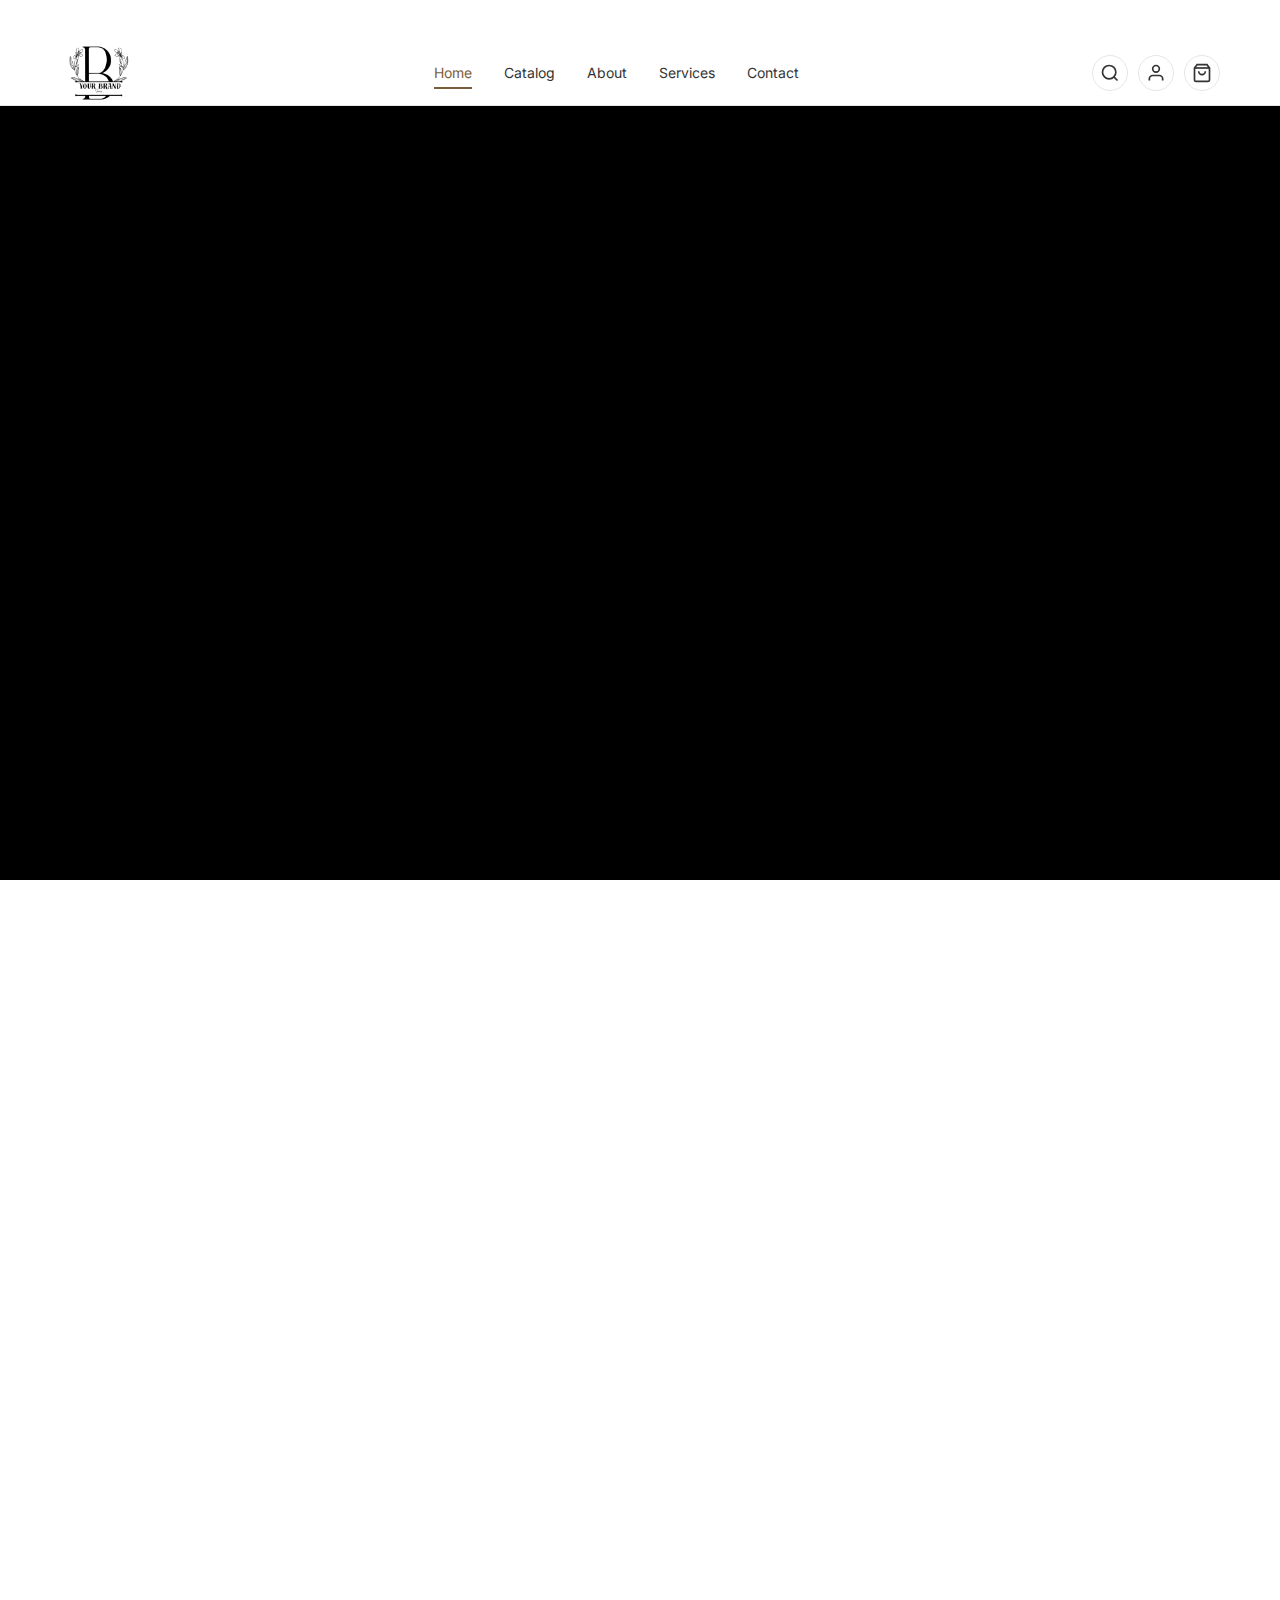
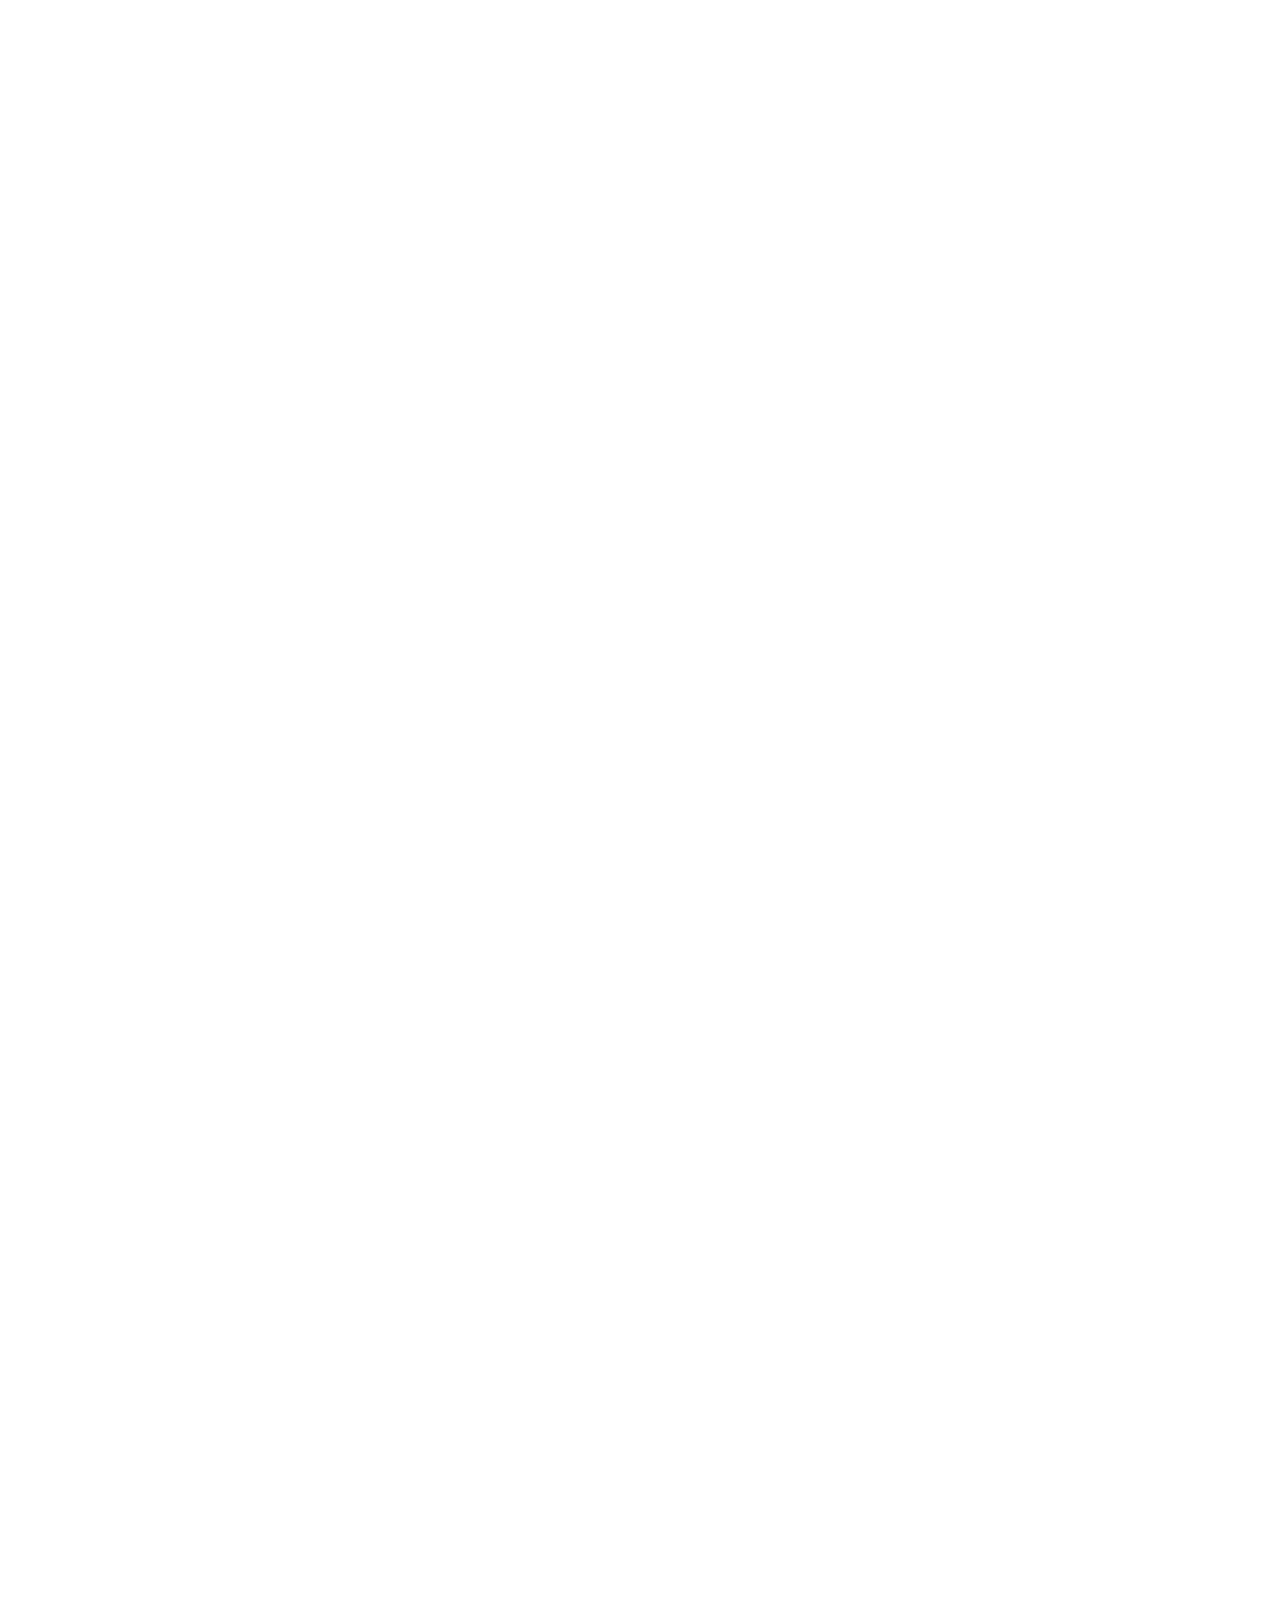
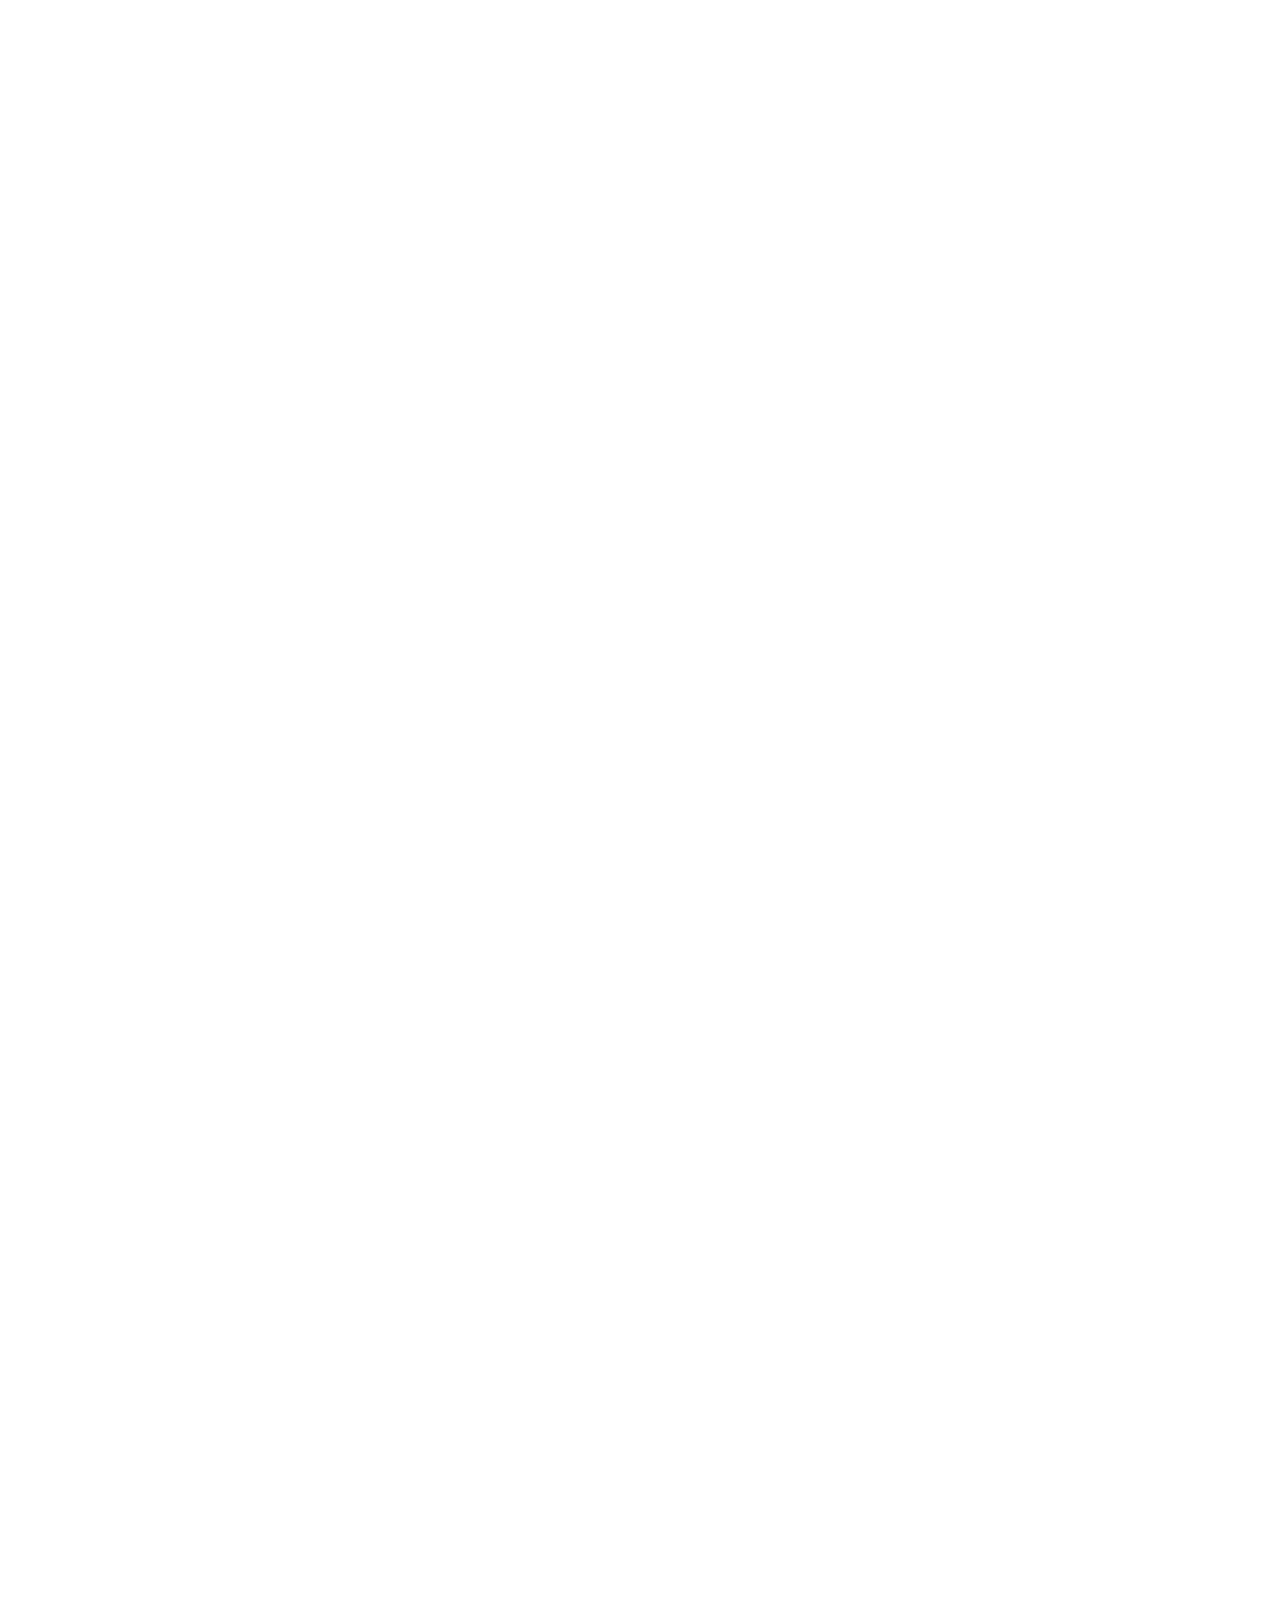
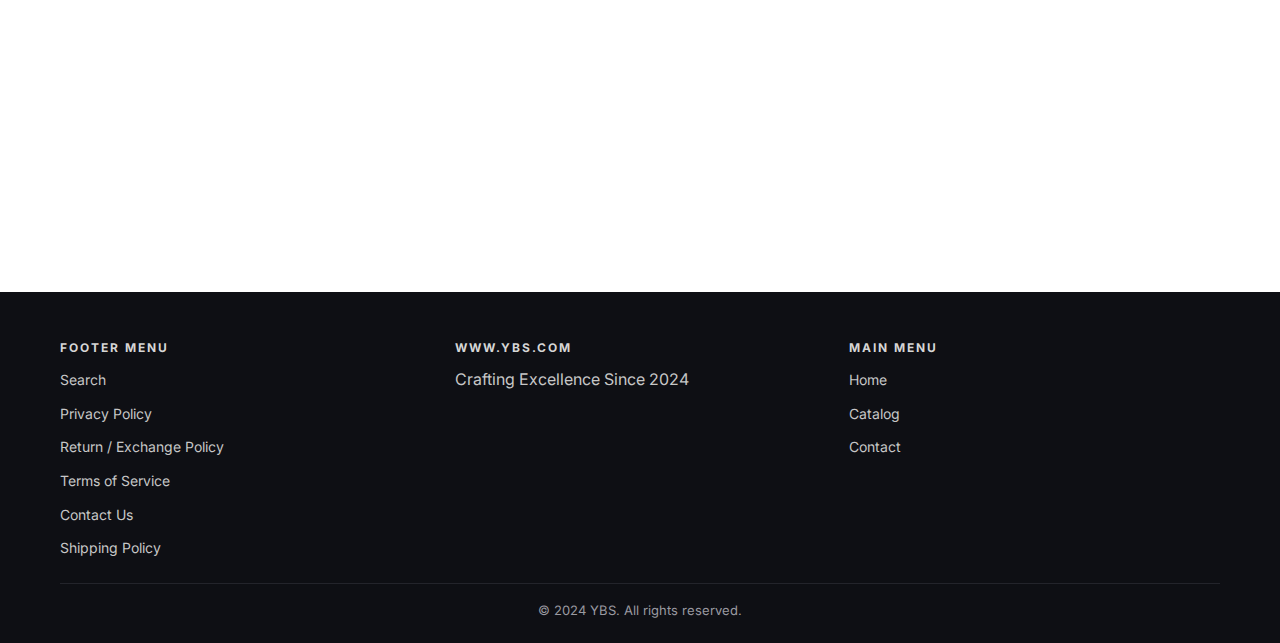
<file: index.html>
<!DOCTYPE html>
<html lang="en">
<head>
    <meta charset="UTF-8">
    <meta name="viewport" content="width=device-width, initial-scale=1.0">
    <title>YBS - Traditional Women's Wear Brand</title>
    <link rel="icon" type="image/x-icon" href="favicon.ico">
    <meta name="description" content="Explore YBS's collection of women’s wear - classic outfits, and old-money style clothing. Luxury in every stitch.">
    <link rel="stylesheet" href="assets/css/style.css">
    <link rel="preconnect" href="https://fonts.googleapis.com">
    <link rel="preconnect" href="https://fonts.gstatic.com" crossorigin>
    <link href="https://fonts.googleapis.com/css2?family=Playfair+Display:wght@400;500;600;700&family=Inter:wght@300;400;500;600&display=swap" rel="stylesheet">
</head>
<body>
    <!-- Top Notification Bar -->
    <div class="notification-bar">
        <p>Limited Stock Alert! Get Your Classic Canvas Today.</p>
    </div>

    <!-- Header -->
    <header class="header">
        <nav class="nav">
            <div class="nav-container">
                <div class="logo">
                    <span class="logo-text"><a href="index.html"><img src="assets/images/logo.png" alt="" style="width: 80px;"></a></span>
                </div>
                <ul class="nav-menu">
                    <li><a href="index.html" class="nav-link" data-page="home">Home</a></li>
                    <li><a href="catalog.html" class="nav-link" data-page="catalog">Catalog</a></li>
                    <li><a href="about.html" class="nav-link" data-page="about">About</a></li>
                    <li><a href="services.html" class="nav-link" data-page="services">Services</a></li>
                    <li><a href="contact.html" class="nav-link" data-page="contact">Contact</a></li>
                </ul>
                <div class="nav-icons">
                    <button class="icon-btn search-btn" aria-label="Search">
                        <svg width="20" height="20" viewBox="0 0 24 24" fill="none" stroke="currentColor" stroke-width="2">
                            <circle cx="11" cy="11" r="8"></circle>
                            <path d="m21 21-4.35-4.35"></path>
                        </svg>
                    </button>
                    <button class="icon-btn user-btn" aria-label="User Account">
                        <svg width="20" height="20" viewBox="0 0 24 24" fill="none" stroke="currentColor" stroke-width="2">
                            <path d="M20 21v-2a4 4 0 0 0-4-4H8a4 4 0 0 0-4 4v2"></path>
                            <circle cx="12" cy="7" r="4"></circle>
                        </svg>
                    </button>
                    <button class="icon-btn cart-btn" aria-label="Shopping Cart">
                        <svg width="20" height="20" viewBox="0 0 24 24" fill="none" stroke="currentColor" stroke-width="2">
                            <path d="M6 2L3 6v14a2 2 0 0 0 2 2h14a2 2 0 0 0 2-2V6l-3-4z"></path>
                            <line x1="3" y1="6" x2="21" y2="6"></line>
                            <path d="M16 10a4 4 0 0 1-8 0"></path>
                        </svg>
                    </button>
                </div>
                <button class="mobile-menu-btn" aria-label="Toggle Menu">
                    <span></span>
                    <span></span>
                    <span></span>
                </button>
            </div>
        </nav>
    </header>

    <!-- Main Content -->
    <main>
        <!-- Hero Section -->
        <section class="hero">
            <div class="hero-image">
                <img src="assets/images/hero-bg.jpg" alt="Traditional men's wear elegance" class="hero-bg">
                <div class="hero-overlay"></div>
            </div>
            <div class="hero-content">
                <h1 class="hero-title">Old Money Elegance</h1>
                <p class="hero-subtitle">Luxury In Every Stitch</p>
                <p class="hero-tagline">Crafting timeless sophistication inspired by European heritage and classic aristocratic fashion.</p>
                <div class="hero-cta">
                    <a href="catalog.html" class="hero-button primary">Explore Collection</a>
                    <a href="about.html" class="hero-button secondary">Our Story</a>
                </div>
            </div>
        </section>

        <!-- Featured Collection -->
        <section class="featured-collection">
            <div class="container">
                <div class="collection-grid">
                    <div class="collection-images">
                        <div class="image-collage">
                            <img src="assets/images/collection-1.png" alt="Traditional kurta collection" class="collage-img img-1">
                            <img src="assets/images/collection-2.png" alt="Classic outfit style" class="collage-img img-2">
                            <img src="assets/images/collection-3.png" alt="Elegant traditional wear" class="collage-img img-3">
                            <img src="assets/images/collection-4.png" alt="Premium men's clothing" class="collage-img img-4">
                        </div>
                    </div>
                    <div class="collection-content">
                        <span class="collection-badge">EXCLUSIVE COLLECTION</span>
                        <h2 class="collection-title">Heritage Formals</h2>
                        <p class="collection-description">Discover our signature Heritage Formals — where classic European tailoring meets modern refinement.</p>
                        <p>Each piece is thoughtfully designed using premium fabrics and precision craftsmanship, reflecting the quiet confidence and understated luxury of old money style.</p>
                        <button class="cta-button" onclick="window.location.href='catalog.html'">Explore Heritage</button>
                    </div>
                </div>
            </div>
        </section>

        <!-- Mission Statement -->
        <section class="mission-section">
            <div class="container">
                <h2 class="mission-title">OUR MISSION</h2>
                <p class="mission-text">We believe every woman deserves to embody timeless elegance and quiet luxury.
Our mission is to redefine modern women’s formalwear by drawing inspiration from European aristocracy, old money fashion, and heritage tailoring — creating refined, versatile pieces that transcend trends and celebrate enduring sophistication.</p>
                <div class="category-cards">
                    <div class="category-card">
                        <img src="assets/images/pants-category.png" alt="Pants collection" class="category-img">
                        <span class="category-label">Tailored Trousers</span>
                    </div>
                    <div class="category-card">
                        <img src="assets/images/outfit-category.png" alt="Outfit collection" class="category-img">
                        <span class="category-label">Classic Blazers</span>
                    </div>
                </div>
            </div>
        </section>

        <!-- Seasonal Highlight -->
        <section class="seasonal-section">
            <div class="container">
                <div class="section-header">
                    <h2 class="section-title">WINTER HERITAGE COLLECTION</h2>
                    
                    <a href="catalog.html" class="view-all-link">View Collection</a>
                </div>
                <div class="product-grid">
                    <div class="product-card">
                        <div class="product-image">
                            <img src="assets/images/product-1.png" alt="Traditional winter kurta" class="product-img">
                            <span class="product-badge sold-out">SOLD OUT</span>
                        </div>
                        <div class="product-info">
                            <h3 class="product-name">The Velvet Heritage Blazer (Chestnut Brown)</h3>
                            <span class="collection-label">-IN-YBS</span>
                        </div>
                    </div>
                    <div class="product-card">
                        <div class="product-image">
                            <img src="assets/images/product-2.png" alt="Classic traditional outfit" class="product-img">
                            <span class="product-badge sold-out">SOLD OUT</span>
                        </div>
                        <div class="product-info">
                            <h3 class="product-name">The Classic Power Suit Set</h3>
                            <span class="collection-label">-IN-YBS</span>
                        </div>
                    </div>
                </div>
                <div class="carousel-indicators">
                    <span class="indicator active"></span>
                    <span class="indicator"></span>
                    <span class="indicator"></span>
                </div>
            </div>
        </section>

        <!-- Most Popular Outfits -->
        <section class="popular-section">
            <div class="container">
                <div class="section-header">
                    <h2 class="section-title">
                        <span class="section-subtitle">CUSTOMER FAVORITES</span>
                        <span class="section-main-title">Heritage Collection</span>
                    </h2>
                    <p class="section-description">Discover the styles our most discerning customers adore</p>
                </div>
                <div class="product-grid">
                    <div class="product-card featured">
                        <div class="product-image">
                            <img src="assets/images/popular-1.png" alt="Traditional brown and beige combo" class="product-img">
                            <span class="product-badge discount">SAVE $ 1,000</span>
                        </div>
                        <div class="product-info">
                            <h3 class="product-name">Classic Power Suit (Ivory & Beige)</h3>
                            <div class="product-rating">
                                <div class="stars">
                                    <span class="star">★</span>
                                    <span class="star">★</span>
                                    <span class="star">★</span>
                                    <span class="star">★</span>
                                    <span class="star">★</span>
                                </div>
                                <span class="review-count">[12]</span>
                            </div>
                            <div class="product-pricing">
                                <span class="original-price">$ 2,999.00</span>
                                <span class="discounted-price">$ 1,999.00</span>
                            </div>
                        </div>
                    </div>
                    <div class="product-card featured">
                        <div class="product-image">
                            <img src="assets/images/popular-2.png" alt="Traditional blue and beige combo" class="product-img">
                            <span class="product-badge discount">SAVE $ 1,000</span>
                        </div>
                        <div class="product-info">
                            <h3 class="product-name">Classic Power Suit (Cream)</h3>
                            <div class="product-pricing">
                                <span class="original-price">$ 2,999.00</span>
                                <span class="discounted-price">$ 1,999.00</span>
                            </div>
                        </div>
                    </div>
                </div>
                <div class="section-cta">
                    <button class="cta-button" onclick="window.location.href='catalog.html'">View all</button>
                </div>
            </div>
        </section>

        <!-- Lifestyle Banner -->
        <section class="lifestyle-banner">
            <img src="assets/images/lifestyle-banner.jpg" alt="Traditional lifestyle elegance" class="lifestyle-img">
        </section>

        <!-- Services Strip -->
        <section class="services-strip">
            <div class="container">
                <div class="services-grid">
                    <div class="service-item">
                        <div class="service-icon">
                            <svg width="24" height="24" viewBox="0 0 24 24" fill="none" stroke="currentColor" stroke-width="2">
                                <path d="M14 2H6a2 2 0 0 0-2 2v16a2 2 0 0 0 2 2h12a2 2 0 0 0 2-2V8z"></path>
                                <polyline points="14,2 14,8 20,8"></polyline>
                                <line x1="16" y1="13" x2="8" y2="13"></line>
                                <line x1="16" y1="17" x2="8" y2="17"></line>
                                <polyline points="10,9 9,9 8,9"></polyline>
                            </svg>
                        </div>
                        <h3 class="service-title">Premium Support</h3>
                        <p class="service-description">Dedicated assistance for all your style queries and concerns</p>
                    </div>
                    <div class="service-item">
                        <div class="service-icon">
                            <svg width="24" height="24" viewBox="0 0 24 24" fill="none" stroke="currentColor" stroke-width="2">
                                <path d="M21 16V8a2 2 0 0 0-1-1.73l-7-4a2 2 0 0 0-2 0l-7 4A2 2 0 0 0 3 8v8a2 2 0 0 0 1 1.73l7 4a2 2 0 0 0 2 0l7-4A2 2 0 0 0 21 16z"></path>
                                <polyline points="7.5,4.21 12,6.81 16.5,4.21"></polyline>
                                <polyline points="7.5,19.79 7.5,14.6 3,12"></polyline>
                                <polyline points="21,12 16.5,14.6 16.5,19.79"></polyline>
                                <polyline points="3.27,6.96 12,12.01 20.73,6.96"></polyline>
                                <line x1="12" y1="22.08" x2="12" y2="12"></line>
                            </svg>
                        </div>
                        <h3 class="service-title">Hassle-Free Returns</h3>
                        <p class="service-description">30-day no-questions-asked returns for complete peace of mind</p>
                    </div>
                    <div class="service-item">
                        <div class="service-icon">
                            <svg width="24" height="24" viewBox="0 0 24 24" fill="none" stroke="currentColor" stroke-width="2">
                                <path d="M21 12.79A9 9 0 1 1 11.21 3 7 7 0 0 0 21 12.79z"></path>
                            </svg>
                        </div>
                        <h3 class="service-title">Secure Payments</h3>
                        <p class="service-description">Bank-grade security with multiple payment options for your convenience</p>
                    </div>
                    <div class="service-item">
                        <div class="service-icon">
                            <svg width="24" height="24" viewBox="0 0 24 24" fill="none" stroke="currentColor" stroke-width="2">
                                <rect x="1" y="3" width="15" height="13"></rect>
                                <polygon points="16,8 20,8 23,11 23,16 16,16 16,8"></polygon>
                                <circle cx="5.5" cy="9.5" r=".5"></circle>
                                <polyline points="7,9 12,9"></polyline>
                                <polyline points="7,12 12,12"></polyline>
                                <polyline points="7,15 12,15"></polyline>
                            </svg>
                        </div>
                        <h3 class="service-title">Free delivery worldwide</h3>
                        <p class="service-description">We Cater orders from all over the World</p>
                    </div>
                </div>
            </div>
        </section>
    </main>

    <!-- Footer -->
    <footer class="footer">
        <div class="container">
            <div class="footer-content">
                <div class="footer-section">
                    <h3 class="footer-title">FOOTER MENU</h3>
                    <ul class="footer-links">
                        <li><a href="#" class="footer-link">Search</a></li>
                        <li><a href="#" class="footer-link">Privacy Policy</a></li>
                        <li><a href="#" class="footer-link">Return / Exchange Policy</a></li>
                        <li><a href="#" class="footer-link">Terms of Service</a></li>
                        <li><a href="#" class="footer-link">Contact Us</a></li>
                        <li><a href="#" class="footer-link">Shipping Policy</a></li>
                    </ul>
                </div>
                <div class="footer-section">
                    <h3 class="footer-title">WWW.YBS.COM</h3>
                    <p class="footer-text">Crafting Excellence Since 2024</p>
                </div>
                <div class="footer-section">
                    <h3 class="footer-title">MAIN MENU</h3>
                    <ul class="footer-links">
                        <li><a href="index.html" class="footer-link">Home</a></li>
                        <li><a href="catalog.html" class="footer-link">Catalog</a></li>
                        <li><a href="contact.html" class="footer-link">Contact</a></li>
                    </ul>
                </div>
            </div>
            <div class="footer-bottom">
                <p>&copy; 2024 YBS. All rights reserved.</p>
            </div>
        </div>
    </footer>

    <!-- Search Modal -->
    <div class="search-modal" id="searchModal">
        <div class="search-modal-content">
            <button class="close-btn" id="closeSearch">&times;</button>
            <div class="search-container">
                <input type="text" placeholder="Search for products..." class="search-input">
                <button class="search-submit">Search</button>
            </div>
        </div>
    </div>

    <script src="assets/js/navbar.js"></script>
    <script src="assets/js/main.js"></script>
</body>
</html>
</file>
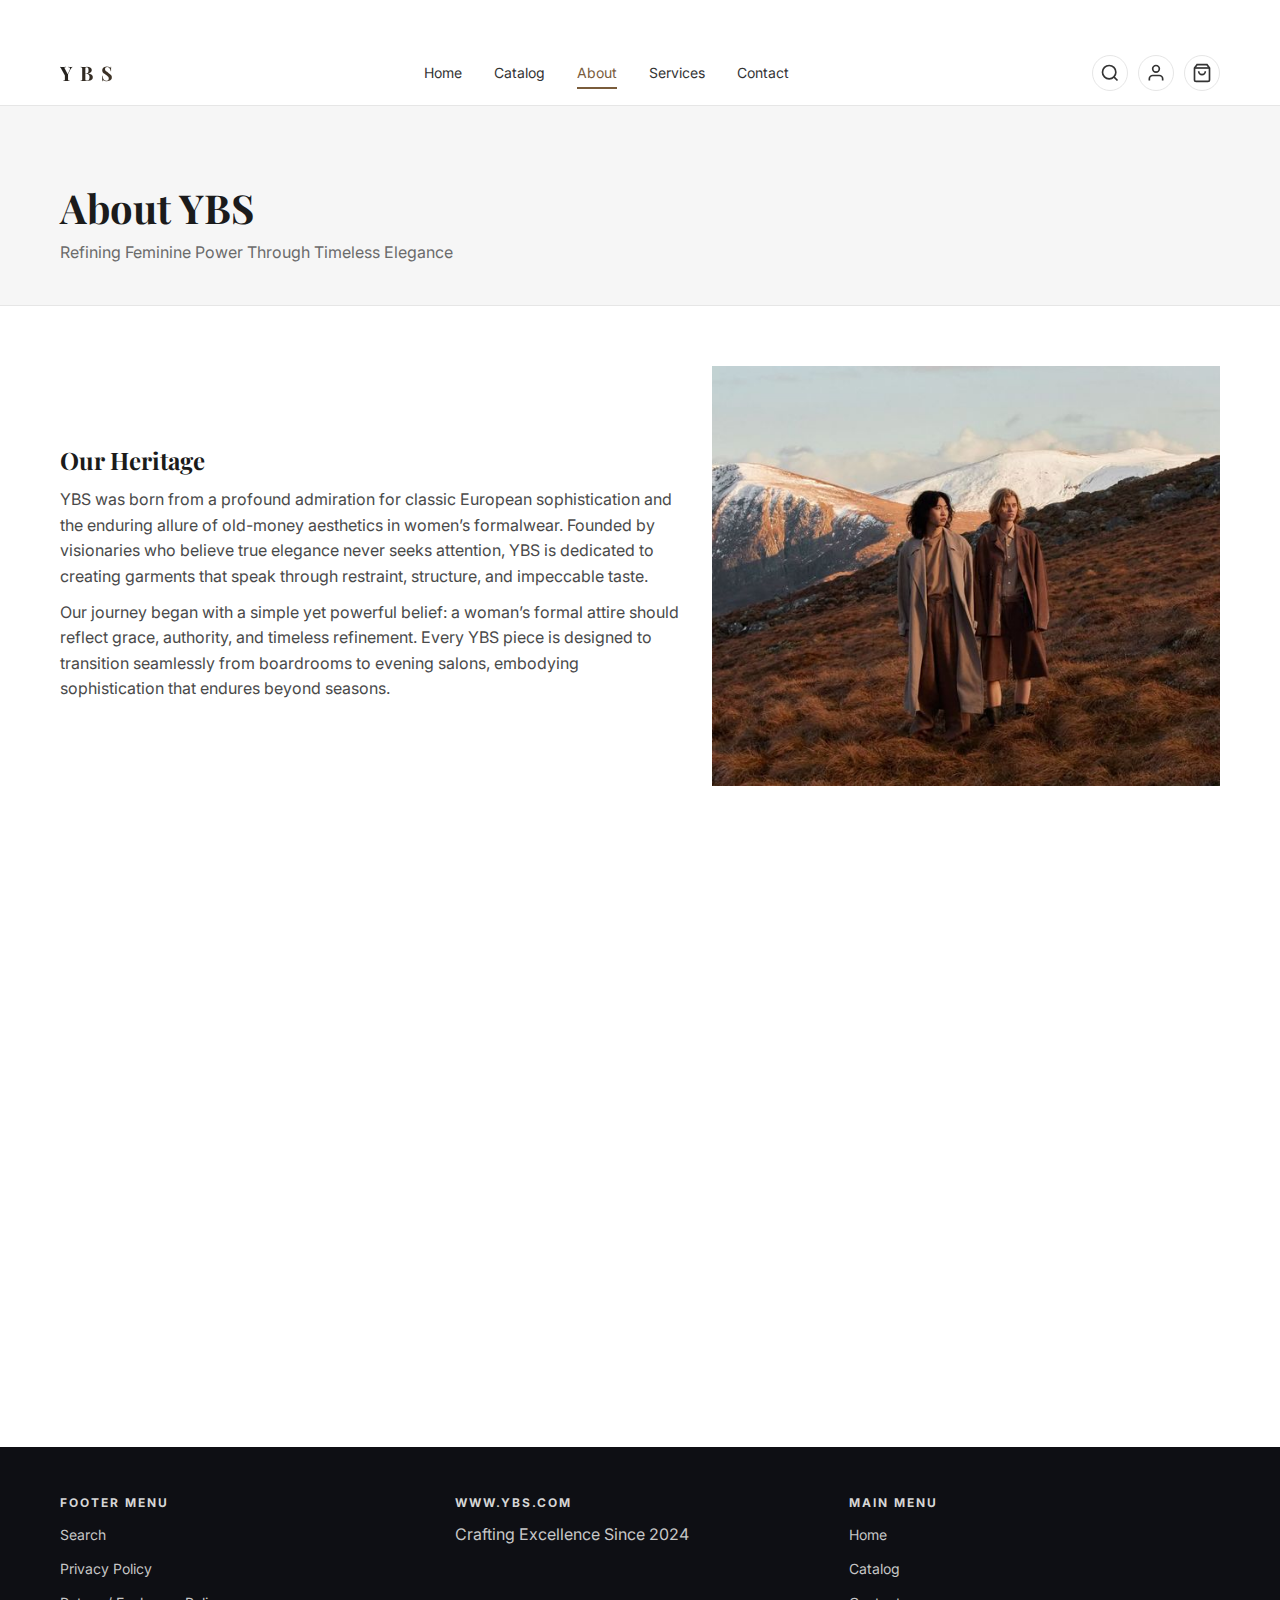
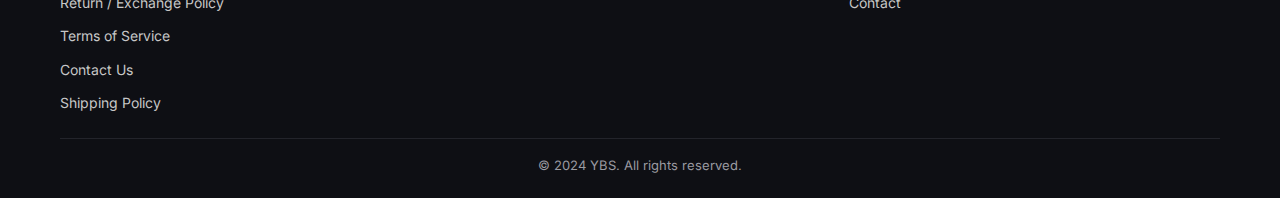
<file: about.html>
<!DOCTYPE html>
<html lang="en">
<head>
    <meta charset="UTF-8">
    <meta name="viewport" content="width=device-width, initial-scale=1.0">
    <title>About Us - YBS</title>
    <link rel="icon" type="image/x-icon" href="favicon.ico">
    <meta name="description" content="Learn about YBS's mission to provide traditional men's wear with old-money elegance and luxury craftsmanship.">
    <link rel="stylesheet" href="assets/css/style.css">
    <link rel="preconnect" href="https://fonts.googleapis.com">
    <link rel="preconnect" href="https://fonts.gstatic.com" crossorigin>
    <link href="https://fonts.googleapis.com/css2?family=Playfair+Display:wght@400;500;600;700&family=Inter:wght@300;400;500;600&display=swap" rel="stylesheet">
</head>
<body>
    <!-- Top Notification Bar -->
    <div class="notification-bar">
        <p>Limited Stock Alert! Get Your Classic Canvas Today.</p>
    </div>

    <!-- Header -->
    <header class="header">
        <nav class="nav">
            <div class="nav-container">
                <div class="logo">
                    <span class="logo-text">YBS</span>
                </div>
                <ul class="nav-menu">
                    <li><a href="index.html" class="nav-link" data-page="home">Home</a></li>
                    <li><a href="catalog.html" class="nav-link" data-page="catalog">Catalog</a></li>
                    <li><a href="about.html" class="nav-link" data-page="about">About</a></li>
                    <li><a href="services.html" class="nav-link" data-page="services">Services</a></li>
                    <li><a href="contact.html" class="nav-link" data-page="contact">Contact</a></li>
                </ul>
                <div class="nav-icons">
                    <button class="icon-btn search-btn" aria-label="Search">
                        <svg width="20" height="20" viewBox="0 0 24 24" fill="none" stroke="currentColor" stroke-width="2">
                            <circle cx="11" cy="11" r="8"></circle>
                            <path d="m21 21-4.35-4.35"></path>
                        </svg>
                    </button>
                    <button class="icon-btn user-btn" aria-label="User Account">
                        <svg width="20" height="20" viewBox="0 0 24 24" fill="none" stroke="currentColor" stroke-width="2">
                            <path d="M20 21v-2a4 4 0 0 0-4-4H8a4 4 0 0 0-4 4v2"></path>
                            <circle cx="12" cy="7" r="4"></circle>
                        </svg>
                    </button>
                    <button class="icon-btn cart-btn" aria-label="Shopping Cart">
                        <svg width="20" height="20" viewBox="0 0 24 24" fill="none" stroke="currentColor" stroke-width="2">
                            <path d="M6 2L3 6v14a2 2 0 0 0 2 2h14a2 2 0 0 0 2-2V6l-3-4z"></path>
                            <line x1="3" y1="6" x2="21" y2="6"></line>
                            <path d="M16 10a4 4 0 0 1-8 0"></path>
                        </svg>
                    </button>
                </div>
                <button class="mobile-menu-btn" aria-label="Toggle Menu">
                    <span></span>
                    <span></span>
                    <span></span>
                </button>
            </div>
        </nav>
    </header>

    <!-- Main Content -->
    <main>
        <!-- Page Header -->
        <section class="page-header">
            <div class="container">
                <h1 class="page-title">About YBS</h1>
                <p class="page-subtitle">Refining Feminine Power Through Timeless Elegance</p>
            </div>
        </section>

        <!-- Story Section -->
        <section class="story-section">
            <div class="container">
                <div class="story-grid">
                    <div class="story-content">
                        <h2 class="story-title">Our Heritage</h2>
                        <p class="story-text">YBS was born from a profound admiration for classic European sophistication and the enduring allure of old-money aesthetics in women’s formalwear. Founded by visionaries who believe true elegance never seeks attention, YBS is dedicated to creating garments that speak through restraint, structure, and impeccable taste.</p>
                        <p class="story-text">Our journey began with a simple yet powerful belief:
a woman’s formal attire should reflect grace, authority, and timeless refinement.
Every YBS piece is designed to transition seamlessly from boardrooms to evening salons, embodying sophistication that endures beyond seasons.</p>
                    </div>
                    <div class="story-image">
                        <img src="assets/images/about-story.jpg" alt="YBS craftsmanship story" class="story-img">
                    </div>
                </div>
            </div>
        </section>

        <!-- Values Section -->
        <section class="values-section">
            <div class="container">
                <h2 class="section-title">Our Core Values</h2>
                <div class="values-grid">
                    <div class="value-item">
                        <div class="value-icon">
                            <svg width="32" height="32" viewBox="0 0 24 24" fill="none" stroke="currentColor" stroke-width="1.5">
                                <path d="M12 2L13.09 8.26L20 9L13.09 9.74L12 16L10.91 9.74L4 9L10.91 8.26L12 2Z"/>
                                <path d="M19 15L19.74 12.09L23 11L19.74 9.91L19 7L18.26 9.91L15 11L18.26 12.09L19 15Z"/>
                                <path d="M5 15L5.74 12.09L9 11L5.74 9.91L5 7L4.26 9.91L1 11L4.26 12.09L5 15Z"/>
                            </svg>
                        </div>
                        <h3 class="value-title">Craftsmanship</h3>
                        <p class="value-description">Every YBS garment is meticulously tailored to celebrate structure, fit, and understated elegance.</p>
                    </div>
                    <div class="value-item">
                        <div class="value-icon">
                            <svg width="32" height="32" viewBox="0 0 24 24" fill="none" stroke="currentColor" stroke-width="1.5">
                                <path d="M3 21h18"/>
                                <path d="M5 21V7l8-4v18"/>
                                <path d="M19 21V11l-6-4"/>
                                <path d="M9 9h.01"/>
                                <path d="M9 12h.01"/>
                                <path d="M9 15h.01"/>
                                <path d="M9 18h.01"/>
                            </svg>
                        </div>
                        <h3 class="value-title">Heritage</h3>
                        <p class="value-description">We draw inspiration from classic Western formalwear traditions—timeless silhouettes, refined cuts, and enduring style principles.</p>
                    </div>
                    <div class="value-item">
                        <div class="value-icon">
                            <svg width="32" height="32" viewBox="0 0 24 24" fill="none" stroke="currentColor" stroke-width="1.5">
                                <path d="M6 9H4.5a2.5 2.5 0 0 1 0-5H6"/>
                                <path d="M6 2v3"/>
                                <path d="M6 15H4.5a2.5 2.5 0 0 0 0 5H6"/>
                                <path d="M6 22v-3"/>
                <path d="M18 9h1.5a2.5 2.5 0 0 0 0-5H18"/>
                <path d="M18 2v3"/>
                <path d="M18 15h1.5a2.5 2.5 0 0 1 0 5H18"/>
                <path d="M18 22v-3"/>
                <path d="M12 2v20"/>
                <path d="M2 12h20"/>
                            </svg>
                        </div>
                        <h3 class="value-title">Luxury</h3>
                        <p class="value-description">We believe luxury is not excess, but excellence—made for women who value quality, poise, and quiet confidence over fleeting trends.</p>
                    </div>
                </div>
            </div>
        </section>

        
    </main>

    <!-- Footer -->
    <footer class="footer">
        <div class="container">
            <div class="footer-content">
                <div class="footer-section">
                    <h3 class="footer-title">FOOTER MENU</h3>
                    <ul class="footer-links">
                        <li><a href="#" class="footer-link">Search</a></li>
                        <li><a href="#" class="footer-link">Privacy Policy</a></li>
                        <li><a href="#" class="footer-link">Return / Exchange Policy</a></li>
                        <li><a href="#" class="footer-link">Terms of Service</a></li>
                        <li><a href="#" class="footer-link">Contact Us</a></li>
                        <li><a href="#" class="footer-link">Shipping Policy</a></li>
                    </ul>
                </div>
                <div class="footer-section">
                    <h3 class="footer-title">WWW.YBS.COM</h3>
                    <p class="footer-text">Crafting Excellence Since 2024</p>
                </div>
                <div class="footer-section">
                    <h3 class="footer-title">MAIN MENU</h3>
                    <ul class="footer-links">
                        <li><a href="index.html" class="footer-link">Home</a></li>
                        <li><a href="#" class="footer-link">Catalog</a></li>
                        <li><a href="contact.html" class="footer-link">Contact</a></li>
                    </ul>
                </div>
            </div>
            <div class="footer-bottom">
                <p>&copy; 2024 YBS. All rights reserved.</p>
            </div>
        </div>
    </footer>

    <script src="assets/js/navbar.js"></script>
    <script src="assets/js/main.js"></script>
</body>
</html>
</file>
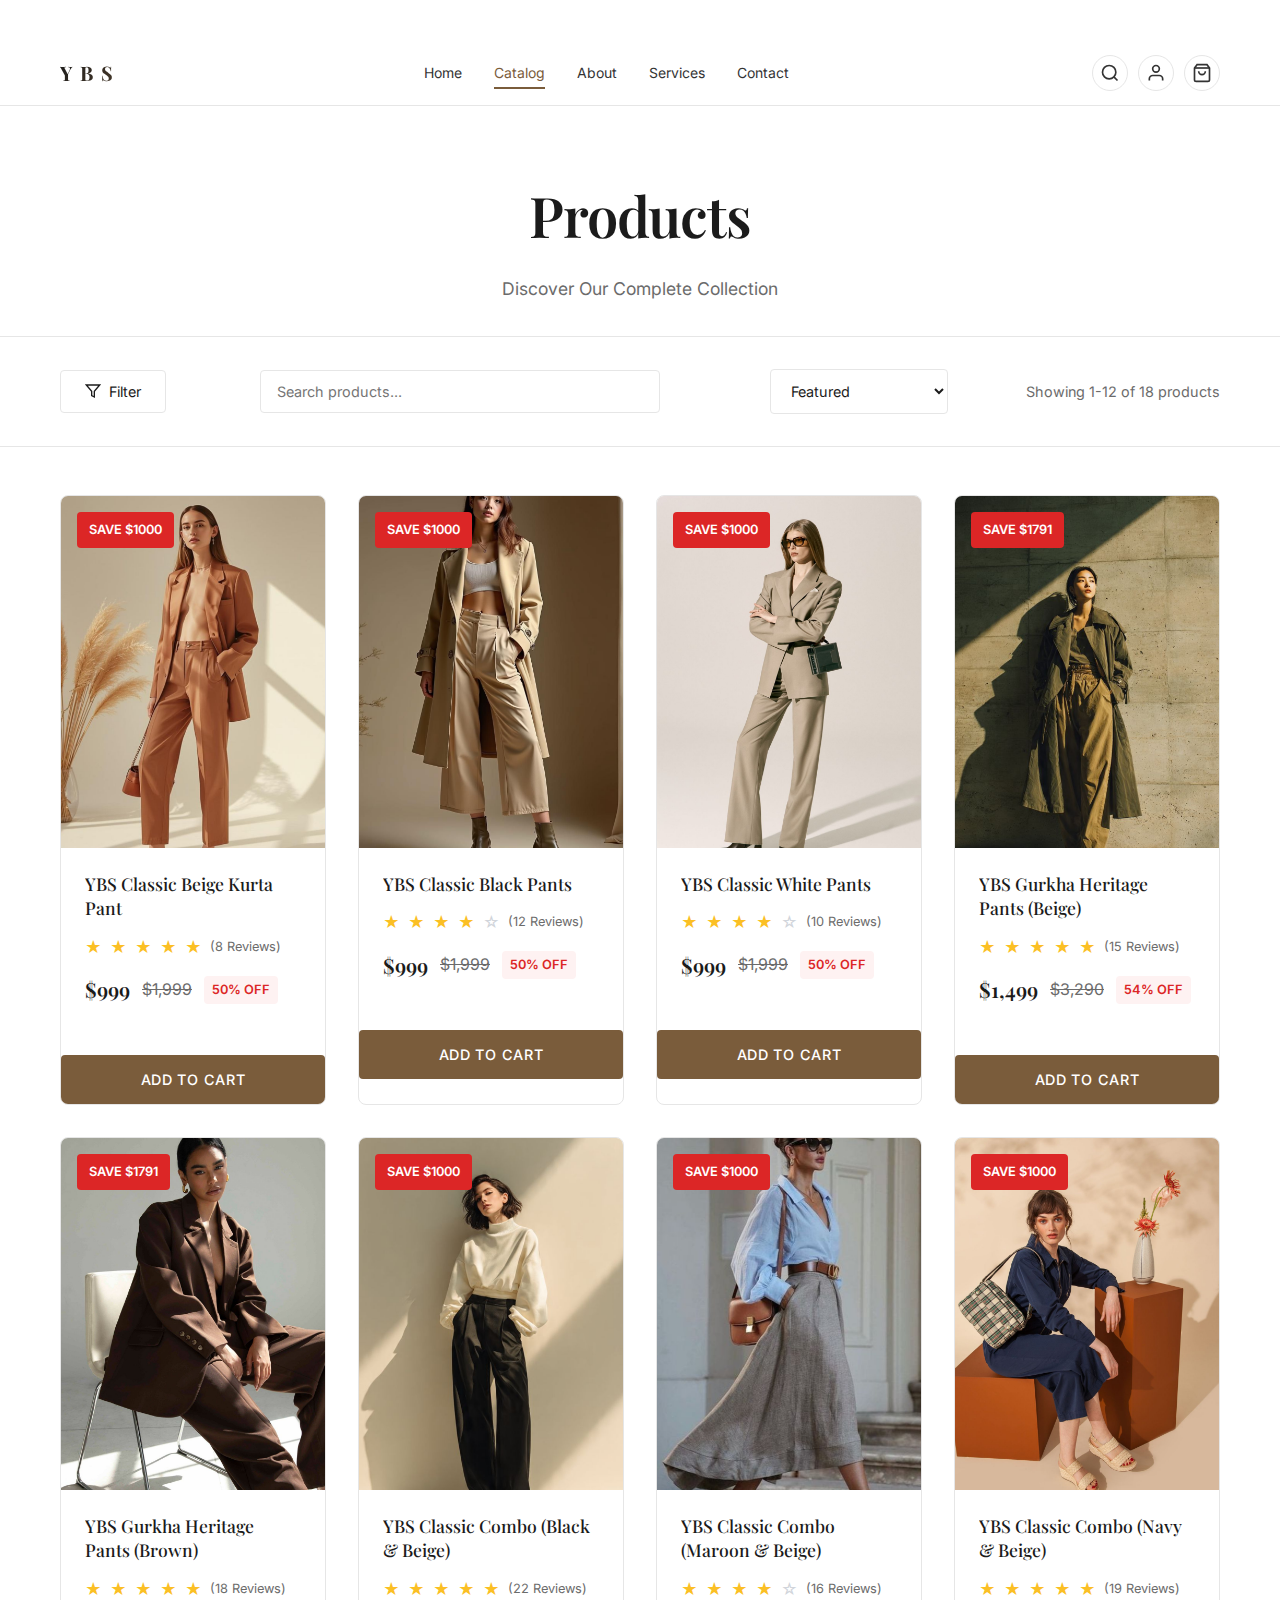
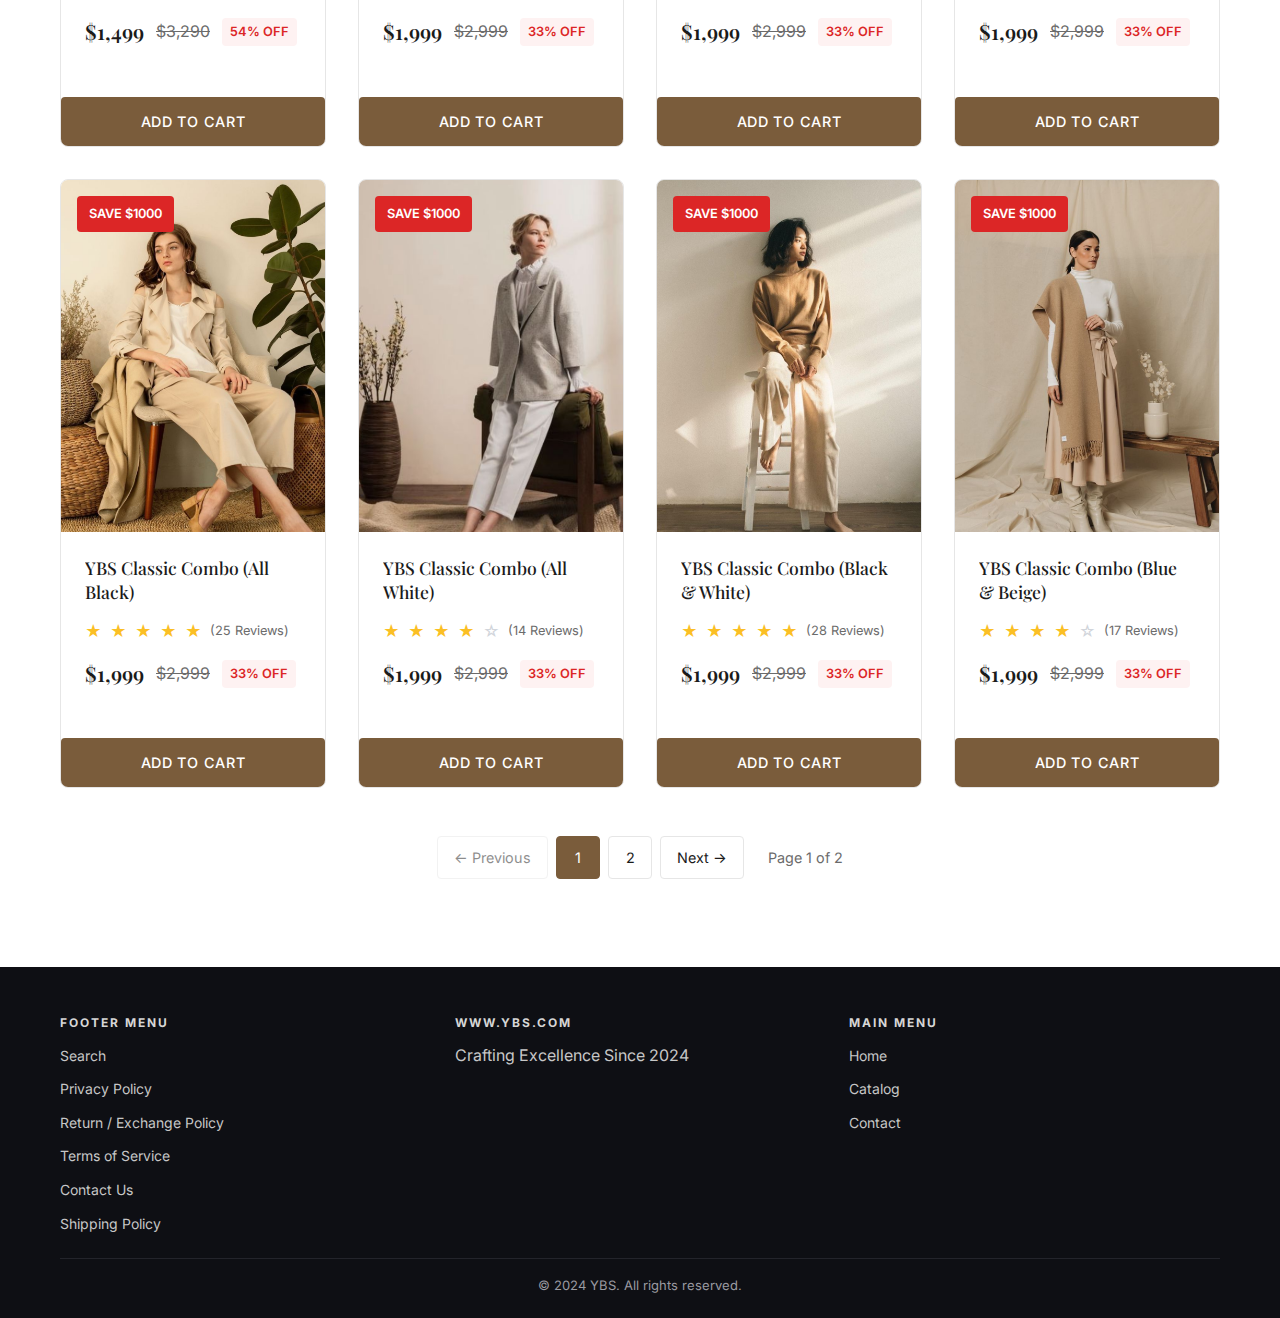
<file: catalog.html>
<!DOCTYPE html>
<html lang="en">
<head>
    <meta charset="UTF-8">
    <meta name="viewport" content="width=device-width, initial-scale=1.0">
    <title>Products - YBS</title>
    <link rel="icon" type="image/x-icon" href="favicon.ico">
    <meta name="description" content="Browse YBS's complete collection of traditional men's wear - kurtas, classic outfits, and heritage clothing.">
    <link rel="stylesheet" href="assets/css/style.css">
    <link rel="stylesheet" href="assets/css/catalog.css">
    <link rel="preconnect" href="https://fonts.googleapis.com">
    <link rel="preconnect" href="https://fonts.gstatic.com" crossorigin>
    <link href="https://fonts.googleapis.com/css2?family=Playfair+Display:wght@400;500;600;700&family=Inter:wght@300;400;500;600&display=swap" rel="stylesheet">
</head>
<body>
    <!-- Top Notification Bar -->
    <div class="notification-bar">
        <p>Limited Stock Alert! Get Your Classic Combo Today.</p>
    </div>

    <!-- Header -->
    <header class="header">
        <nav class="nav">
            <div class="nav-container">
                <div class="logo">
                    <span class="logo-text">YBS</span>
                </div>
                <ul class="nav-menu">
                    <li><a href="index.html" class="nav-link" data-page="home">Home</a></li>
                    <li><a href="catalog.html" class="nav-link active" data-page="catalog">Catalog</a></li>
                    <li><a href="about.html" class="nav-link" data-page="about">About</a></li>
                    <li><a href="services.html" class="nav-link" data-page="services">Services</a></li>
                    <li><a href="contact.html" class="nav-link" data-page="contact">Contact</a></li>
                </ul>
                <div class="nav-icons">
                    <button class="icon-btn search-btn" aria-label="Search">
                        <svg width="20" height="20" viewBox="0 0 24 24" fill="none" stroke="currentColor" stroke-width="2">
                            <circle cx="11" cy="11" r="8"></circle>
                            <path d="m21 21-4.35-4.35"></path>
                        </svg>
                    </button>
                    <button class="icon-btn user-btn" aria-label="User Account">
                        <svg width="20" height="20" viewBox="0 0 24 24" fill="none" stroke="currentColor" stroke-width="2">
                            <path d="M20 21v-2a4 4 0 0 0-4-4H8a4 4 0 0 0-4 4v2"></path>
                            <circle cx="12" cy="7" r="4"></circle>
                        </svg>
                    </button>
                    <button class="icon-btn cart-btn" aria-label="Shopping Cart">
                        <svg width="20" height="20" viewBox="0 0 24 24" fill="none" stroke="currentColor" stroke-width="2">
                            <path d="M6 2L3 6v14a2 2 0 0 0 2 2h14a2 2 0 0 0 2-2V6l-3-4z"></path>
                            <line x1="3" y1="6" x2="21" y2="6"></line>
                            <path d="M16 10a4 4 0 0 1-8 0"></path>
                        </svg>
                    </button>
                </div>
                <button class="mobile-menu-btn" aria-label="Toggle Menu">
                    <span></span>
                    <span></span>
                    <span></span>
                </button>
            </div>
        </nav>
    </header>

    <!-- Main Content -->
    <main>
        <!-- Page Header -->
        <section class="page-header">
            <div class="container">
                <h1 class="page-title">Products</h1>
                <p class="page-subtitle">Discover Our Complete Collection</p>
            </div>
        </section>

        <!-- Catalog Controls -->
        <section class="catalog-controls">
            <div class="container">
                <div class="controls-container">
                    <div class="filter-section">
                        <button class="filter-btn" id="filterBtn">
                            <svg width="16" height="16" viewBox="0 0 24 24" fill="none" stroke="currentColor" stroke-width="2">
                                <polygon points="22,3 2,3 10,12.46 10,19 14,21 14,12.46 22,3"/>
                            </svg>
                            Filter
                        </button>
                    </div>
                    
                    <div class="search-section">
                        <input type="text" class="search-input" placeholder="Search products..." aria-label="Search products">
                    </div>
                    
                    <div class="sort-section">
                        <select class="sort-select" id="sortSelect" aria-label="Sort products">
                            <option value="featured">Featured</option>
                            <option value="price-low">Price: Low to High</option>
                            <option value="price-high">Price: High to Low</option>
                            <option value="rating">Highest Rated</option>
                            <option value="newest">Newest First</option>
                        </select>
                    </div>
                    
                    <div class="filter-summary">
                        <span>Loading products...</span>
                    </div>
                </div>
            </div>
        </section>

        <!-- Catalog Content -->
        <section class="catalog-content">
            <div class="container">
                <div class="products-grid" id="productsGrid">
                    <!-- Products will be dynamically loaded here -->
                </div>
                
                <!-- Pagination -->
                <div class="pagination" id="pagination">
                    <!-- Pagination will be dynamically generated here -->
                </div>
            </div>
        </section>
    </main>

    <!-- Filter Sidebar -->
    <div class="filter-sidebar" id="filterSidebar">
        <div class="filter-sidebar-header">
            <h2 class="filter-sidebar-title">Filters</h2>
            <button class="close-filter-btn" id="closeFilterBtn">&times;</button>
        </div>
        
        <div class="filter-group">
            <h3 class="filter-group-title">Categories</h3>
            <div class="category-filters">
                <div class="category-filter-item">
                    <input type="radio" id="all-categories" name="category" value="all" class="category-filter" checked>
                    <label for="all-categories">All Categories</label>
                </div>
                <div class="category-filter-item">
                    <input type="radio" id="kurtas" name="category" value="kurtas" class="category-filter">
                    <label for="kurtas">Traditional Kurtas</label>
                </div>
                <div class="category-filter-item">
                    <input type="radio" id="pants" name="category" value="pants" class="category-filter">
                    <label for="pants">Traditional Pants</label>
                </div>
                <div class="category-filter-item">
                    <input type="radio" id="combos" name="category" value="combos" class="category-filter">
                    <label for="combos">Complete Combos</label>
                </div>
                <div class="category-filter-item">
                    <input type="radio" id="shirts" name="category" value="shirts" class="category-filter">
                    <label for="shirts">Cuban Collar Shirts</label>
                </div>
            </div>
        </div>
        
        <div class="filter-group">
            <h3 class="filter-group-title">Price Range</h3>
            <div class="price-filters">
                <div class="price-filter-item">
                    <input type="radio" id="all-prices" name="price" value="all" checked>
                    <label for="all-prices">All Prices</label>
                </div>
                <div class="price-filter-item">
                    <input type="radio" id="under-1000" name="price" value="under-1000">
                    <label for="under-1000">Under $1,000</label>
                </div>
                <div class="price-filter-item">
                    <input type="radio" id="1000-2000" name="price" value="1000-2000">
                    <label for="1000-2000">$1,000 - $2,000</label>
                </div>
                <div class="price-filter-item">
                    <input type="radio" id="over-2000" name="price" value="over-2000">
                    <label for="over-2000">Over $2,000</label>
                </div>
            </div>
        </div>
        
        <div class="filter-group">
            <h3 class="filter-group-title">Availability</h3>
            <div class="availability-filters">
                <div class="availability-filter-item">
                    <input type="checkbox" id="in-stock" name="availability" value="in-stock" checked>
                    <label for="in-stock">In Stock</label>
                </div>
                <div class="availability-filter-item">
                    <input type="checkbox" id="sold-out" name="availability" value="sold-out">
                    <label for="sold-out">Sold Out</label>
                </div>
            </div>
        </div>
        
        <div class="filter-actions">
            <button class="clear-filters-btn" onclick="catalogController.clearFilters()">
                Clear All Filters
            </button>
        </div>
    </div>

    <!-- Filter Sidebar Overlay -->
    <div class="filter-sidebar-overlay" id="filterOverlay"></div>

    <!-- Footer -->
    <footer class="footer">
        <div class="container">
            <div class="footer-content">
                <div class="footer-section">
                    <h3 class="footer-title">FOOTER MENU</h3>
                    <ul class="footer-links">
                        <li><a href="#" class="footer-link">Search</a></li>
                        <li><a href="#" class="footer-link">Privacy Policy</a></li>
                        <li><a href="#" class="footer-link">Return / Exchange Policy</a></li>
                        <li><a href="#" class="footer-link">Terms of Service</a></li>
                        <li><a href="#" class="footer-link">Contact Us</a></li>
                        <li><a href="#" class="footer-link">Shipping Policy</a></li>
                    </ul>
                </div>
                <div class="footer-section">
                    <h3 class="footer-title">WWW.YBS.COM</h3>
                    <p class="footer-text">Crafting Excellence Since 2024</p>
                </div>
                <div class="footer-section">
                    <h3 class="footer-title">MAIN MENU</h3>
                    <ul class="footer-links">
                        <li><a href="index.html" class="footer-link">Home</a></li>
                        <li><a href="catalog.html" class="footer-link">Catalog</a></li>
                        <li><a href="contact.html" class="footer-link">Contact</a></li>
                    </ul>
                </div>
            </div>
            <div class="footer-bottom">
                <p>&copy; 2024 YBS. All rights reserved.</p>
            </div>
        </div>
    </footer>

    <!-- Search Modal -->
    <div class="search-modal" id="searchModal">
        <div class="search-modal-content">
            <button class="close-btn" id="closeSearch">&times;</button>
            <div class="search-container">
                <input type="text" placeholder="Search for products..." class="search-input">
                <button class="search-submit">Search</button>
            </div>
        </div>
    </div>

    <!-- Scripts -->
    <script src="assets/js/navbar.js"></script>
    <script src="assets/js/main.js"></script>
    <script src="controllers/catalogController.js"></script>
    
    <script>
        // Additional catalog-specific functionality
        document.addEventListener('DOMContentLoaded', function() {
            // Filter sidebar functionality
            const filterBtn = document.getElementById('filterBtn');
            const filterSidebar = document.getElementById('filterSidebar');
            const filterOverlay = document.getElementById('filterOverlay');
            const closeFilterBtn = document.getElementById('closeFilterBtn');

            function openFilterSidebar() {
                filterSidebar.classList.add('active');
                filterOverlay.classList.add('active');
                document.body.style.overflow = 'hidden';
            }

            function closeFilterSidebar() {
                filterSidebar.classList.remove('active');
                filterOverlay.classList.remove('active');
                document.body.style.overflow = '';
            }

            filterBtn.addEventListener('click', openFilterSidebar);
            closeFilterBtn.addEventListener('click', closeFilterSidebar);
            filterOverlay.addEventListener('click', closeFilterSidebar);

            // Close sidebar on escape key
            document.addEventListener('keydown', function(e) {
                if (e.key === 'Escape') {
                    closeFilterSidebar();
                }
            });

            // Search functionality
            const searchInput = document.querySelector('.search-input');
            let searchTimeout;

            searchInput.addEventListener('input', function(e) {
                clearTimeout(searchTimeout);
                searchTimeout = setTimeout(() => {
                    if (window.catalogController) {
                        window.catalogController.handleSearch(e.target.value);
                    }
                }, 300);
            });
        });
    </script>
</body>
</html>
</file>
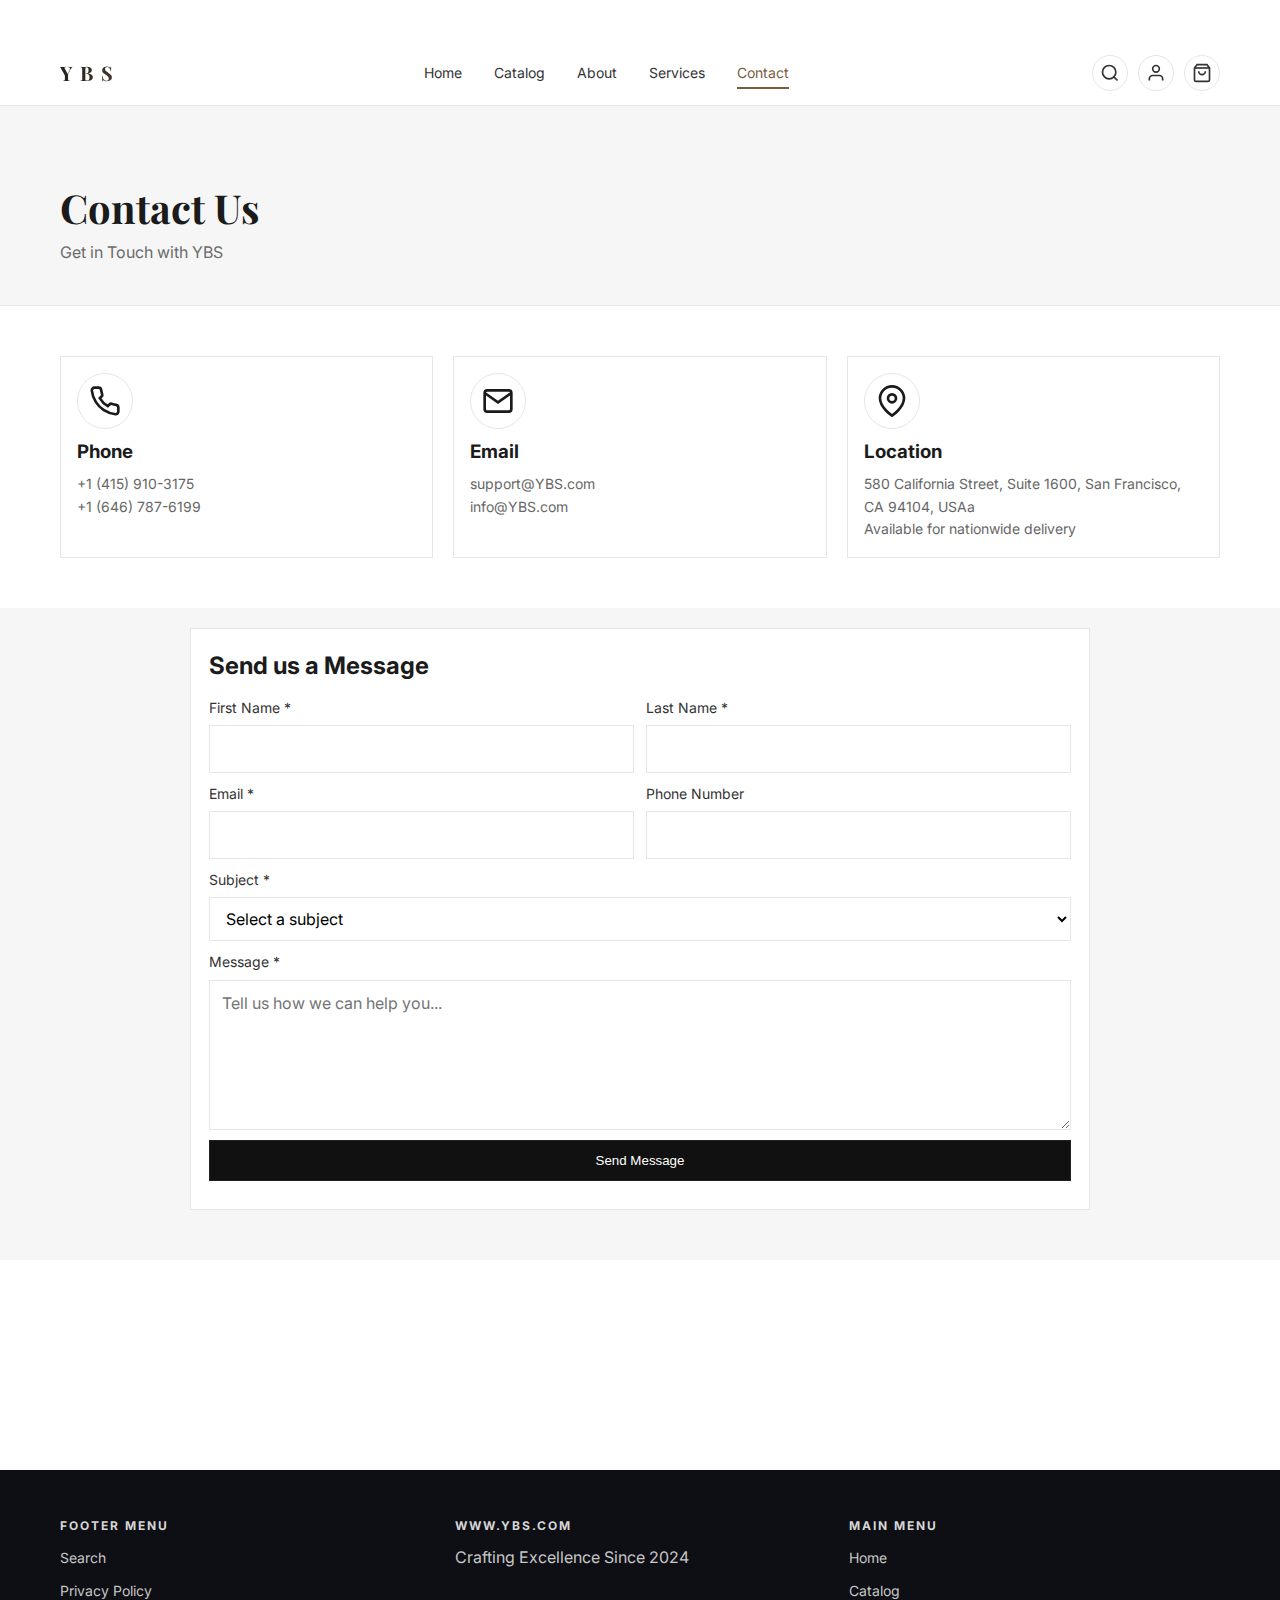
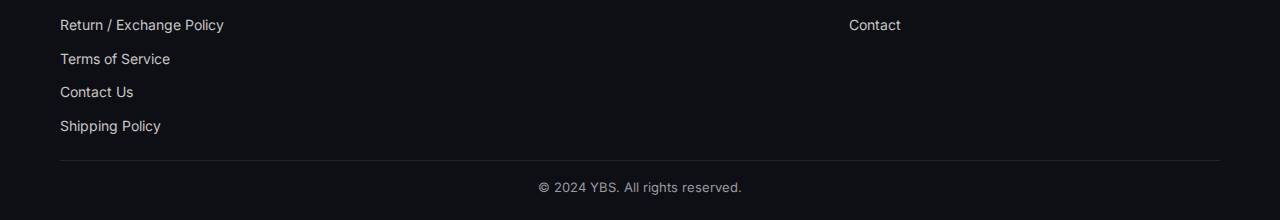
<file: contact.html>
<!DOCTYPE html>
<html lang="en">
<head>
    <meta charset="UTF-8">
    <meta name="viewport" content="width=device-width, initial-scale=1.0">
    <title>Contact Us - YBS</title>
    <meta name="description" content="Get in touch with YBS for traditional men's wear inquiries, custom orders, and styling consultations.">
    <link rel="stylesheet" href="assets/css/style.css">
    <link rel="preconnect" href="https://fonts.googleapis.com">
    <link rel="preconnect" href="https://fonts.gstatic.com" crossorigin>
    <link href="https://fonts.googleapis.com/css2?family=Playfair+Display:wght@400;500;600;700&family=Inter:wght@300;400;500;600&display=swap" rel="stylesheet">
</head>
<body>
    <!-- Top Notification Bar -->
    <div class="notification-bar">
        <p>Limited Stock Alert! Get Your Classic Canvas Today.</p>
    </div>

    <!-- Header -->
    <header class="header">
        <nav class="nav">
            <div class="nav-container">
                <div class="logo">
                    <span class="logo-text">YBS</span>
                </div>
                <ul class="nav-menu">
                    <li><a href="index.html" class="nav-link" data-page="home">Home</a></li>
                    <li><a href="catalog.html" class="nav-link" data-page="catalog">Catalog</a></li>
                    <li><a href="about.html" class="nav-link" data-page="about">About</a></li>
                    <li><a href="services.html" class="nav-link" data-page="services">Services</a></li>
                    <li><a href="contact.html" class="nav-link" data-page="contact">Contact</a></li>
                </ul>
                <div class="nav-icons">
                    <button class="icon-btn search-btn" aria-label="Search">
                        <svg width="20" height="20" viewBox="0 0 24 24" fill="none" stroke="currentColor" stroke-width="2">
                            <circle cx="11" cy="11" r="8"></circle>
                            <path d="m21 21-4.35-4.35"></path>
                        </svg>
                    </button>
                    <button class="icon-btn user-btn" aria-label="User Account">
                        <svg width="20" height="20" viewBox="0 0 24 24" fill="none" stroke="currentColor" stroke-width="2">
                            <path d="M20 21v-2a4 4 0 0 0-4-4H8a4 4 0 0 0-4 4v2"></path>
                            <circle cx="12" cy="7" r="4"></circle>
                        </svg>
                    </button>
                    <button class="icon-btn cart-btn" aria-label="Shopping Cart">
                        <svg width="20" height="20" viewBox="0 0 24 24" fill="none" stroke="currentColor" stroke-width="2">
                            <path d="M6 2L3 6v14a2 2 0 0 0 2 2h14a2 2 0 0 0 2-2V6l-3-4z"></path>
                            <line x1="3" y1="6" x2="21" y2="6"></line>
                            <path d="M16 10a4 4 0 0 1-8 0"></path>
                        </svg>
                    </button>
                </div>
                <button class="mobile-menu-btn" aria-label="Toggle Menu">
                    <span></span>
                    <span></span>
                    <span></span>
                </button>
            </div>
        </nav>
    </header>

    <!-- Main Content -->
    <main>
        <!-- Page Header -->
        <section class="page-header">
            <div class="container">
                <h1 class="page-title">Contact Us</h1>
                <p class="page-subtitle">Get in Touch with YBS</p>
            </div>
        </section>

        <!-- Contact Information -->
        <section class="contact-info">
            <div class="container">
                <div class="contact-grid">
                    <div class="contact-card">
                        <div class="contact-icon">
                            <svg width="32" height="32" viewBox="0 0 24 24" fill="none" stroke="currentColor" stroke-width="2">
                                <path d="M22 16.92v3a2 2 0 0 1-2.18 2 19.79 19.79 0 0 1-8.63-3.07 19.5 19.5 0 0 1-6-6 19.79 19.79 0 0 1-3.07-8.63A2 2 0 0 1 4.11 2h3a2 2 0 0 1 2 1.72 12.84 12.84 0 0 0 .7 2.81 2 2 0 0 1-.45 2.11L8.09 9.91a16 16 0 0 0 6 6l1.27-1.27a2 2 0 0 1 2.11-.45 12.84 12.84 0 0 0 2.81.7A2 2 0 0 1 22 16.92z"></path>
                            </svg>
                        </div>
                        <h3 class="contact-title">Phone</h3>
                        <div class="contact-details">
                            <p><a href="tel:+919106431759">+1 (415) 910-3175</a></p>
                            <p><a href="tel:+917874861999">+1 (646) 787-6199</a></p>
                        </div>
                    </div>

                    <div class="contact-card">
                        <div class="contact-icon">
                            <svg width="32" height="32" viewBox="0 0 24 24" fill="none" stroke="currentColor" stroke-width="2">
                                <path d="M4 4h16c1.1 0 2 .9 2 2v12c0 1.1-.9 2-2 2H4c-1.1 0-2-.9-2-2V6c0-1.1.9-2 2-2z"></path>
                                <polyline points="22,6 12,13 2,6"></polyline>
                            </svg>
                        </div>
                        <h3 class="contact-title">Email</h3>
                        <div class="contact-details">
                            <p><a href="mailto:help@YBS.com">support@YBS.com</a></p>
                            <p><a href="mailto:info@YBS.com">info@YBS.com</a></p>
                        </div>
                    </div>

                    <div class="contact-card">
                        <div class="contact-icon">
                            <svg width="32" height="32" viewBox="0 0 24 24" fill="none" stroke="currentColor" stroke-width="2">
                                <path d="M21 10c0 7-9 13-9 13s-9-6-9-13a9 9 0 0 1 18 0z"></path>
                                <circle cx="12" cy="10" r="3"></circle>
                            </svg>
                        </div>
                        <h3 class="contact-title">Location</h3>
                        <div class="contact-details">
                            <p>580 California Street, Suite 1600,
San Francisco, CA 94104, USAa</p>
                            <p>Available for nationwide delivery</p>
                        </div>
                    </div>
                </div>
            </div>
        </section>

        <!-- Contact Form -->
        <section class="contact-form-section">
            <div class="container">
                <div class="form-container">
                    <h2 class="form-title">Send us a Message</h2>
                    <form class="contact-form" id="contactForm">
                        <div class="form-row">
                            <div class="form-group">
                                <label for="firstName" class="form-label">First Name *</label>
                                <input type="text" id="firstName" name="firstName" class="form-input" required>
                            </div>
                            <div class="form-group">
                                <label for="lastName" class="form-label">Last Name *</label>
                                <input type="text" id="lastName" name="lastName" class="form-input" required>
                            </div>
                        </div>
                        <div class="form-row">
                            <div class="form-group">
                                <label for="email" class="form-label">Email *</label>
                                <input type="email" id="email" name="email" class="form-input" required>
                            </div>
                            <div class="form-group">
                                <label for="phone" class="form-label">Phone Number</label>
                                <input type="tel" id="phone" name="phone" class="form-input">
                            </div>
                        </div>
                        <div class="form-group">
                            <label for="subject" class="form-label">Subject *</label>
                            <select id="subject" name="subject" class="form-select" required>
                                <option value="">Select a subject</option>
                                <option value="general">General Inquiry</option>
                                <option value="custom-order">Custom Order</option>
                                <option value="styling">Styling Consultation</option>
                                <option value="wholesale">Wholesale Inquiry</option>
                                <option value="support">Customer Support</option>
                            </select>
                        </div>
                        <div class="form-group">
                            <label for="message" class="form-label">Message *</label>
                            <textarea id="message" name="message" rows="5" class="form-textarea" placeholder="Tell us how we can help you..." required></textarea>
                        </div>
                        <div class="form-group">
                            <button type="submit" class="submit-button">Send Message</button>
                        </div>
                    </form>
                </div>
            </div>
        </section>

        <!-- Business Hours -->
        <section class="business-hours">
            <div class="container">
                <h2 class="section-title">Business Hours</h2>
                <div class="hours-grid">
                    <div class="hours-item">
                        <span class="day">Monday - Friday</span>
                        <span class="time">9:00 AM - 7:00 PM</span>
                    </div>
                    <div class="hours-item">
                        <span class="day">Saturday</span>
                        <span class="time">10:00 AM - 6:00 PM</span>
                    </div>
                    <div class="hours-item">
                        <span class="day">Sunday</span>
                        <span class="time">By Appointment Only</span>
                    </div>
                </div>
            </div>
        </section>
    </main>

    <!-- Footer -->
    <footer class="footer">
        <div class="container">
            <div class="footer-content">
                <div class="footer-section">
                    <h3 class="footer-title">FOOTER MENU</h3>
                    <ul class="footer-links">
                        <li><a href="#" class="footer-link">Search</a></li>
                        <li><a href="#" class="footer-link">Privacy Policy</a></li>
                        <li><a href="#" class="footer-link">Return / Exchange Policy</a></li>
                        <li><a href="#" class="footer-link">Terms of Service</a></li>
                        <li><a href="#" class="footer-link">Contact Us</a></li>
                        <li><a href="#" class="footer-link">Shipping Policy</a></li>
                    </ul>
                </div>
                <div class="footer-section">
                    <h3 class="footer-title">WWW.YBS.COM</h3>
                    <p class="footer-text">Crafting Excellence Since 2024</p>
                </div>
                <div class="footer-section">
                    <h3 class="footer-title">MAIN MENU</h3>
                    <ul class="footer-links">
                        <li><a href="index.html" class="footer-link">Home</a></li>
                        <li><a href="#" class="footer-link">Catalog</a></li>
                        <li><a href="contact.html" class="footer-link">Contact</a></li>
                    </ul>
                </div>
            </div>
            <div class="footer-bottom">
                <p>&copy; 2024 YBS. All rights reserved.</p>
            </div>
        </div>
    </footer>

    <script src="assets/js/navbar.js"></script>
    <script src="assets/js/main.js"></script>
</body>
</html>
</file>
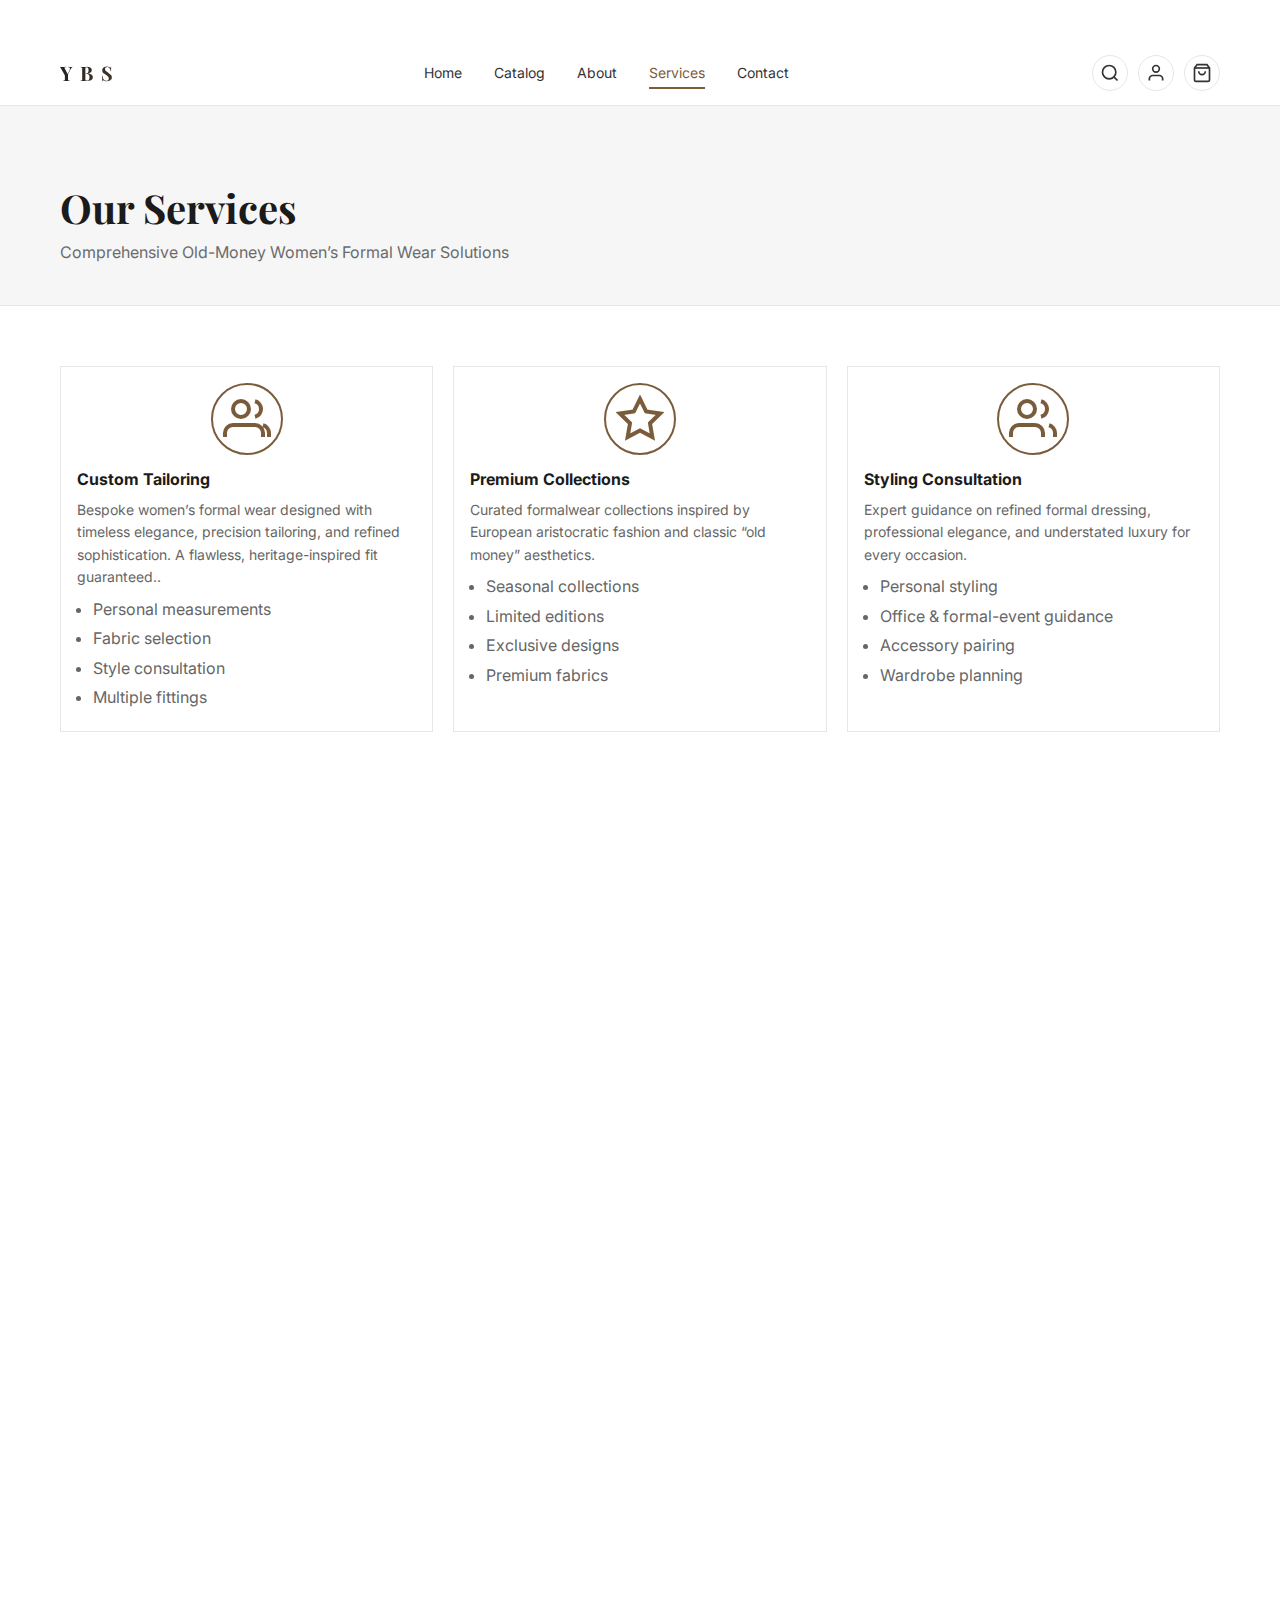
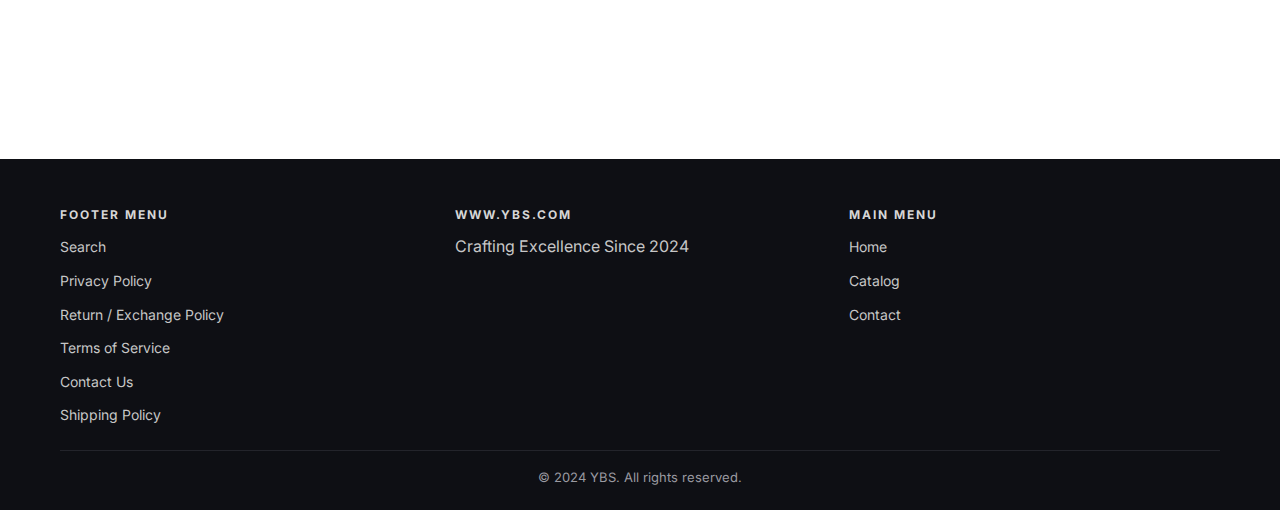
<file: services.html>
<!DOCTYPE html>
<html lang="en">
<head>
    <meta charset="UTF-8">
    <meta name="viewport" content="width=device-width, initial-scale=1.0">
    <title>Services - YBS</title>
    <link rel="icon" type="image/x-icon" href="favicon.ico">
    <meta name="description" content="Explore YBS's comprehensive services for traditional men's wear including custom tailoring, styling consultation, and premium collections.">
    <link rel="stylesheet" href="assets/css/style.css">
    <link rel="preconnect" href="https://fonts.googleapis.com">
    <link rel="preconnect" href="https://fonts.gstatic.com" crossorigin>
    <link href="https://fonts.googleapis.com/css2?family=Playfair+Display:wght@400;500;600;700&family=Inter:wght@300;400;500;600&display=swap" rel="stylesheet">
</head>
<body>
    <!-- Top Notification Bar -->
    <div class="notification-bar">
        <p>Limited Stock Alert! Get Your Classic Canvas Today.</p>
    </div>

    <!-- Header -->
    <header class="header">
        <nav class="nav">
            <div class="nav-container">
                <div class="logo">
                    <span class="logo-text">YBS</span>
                </div>
                <ul class="nav-menu">
                    <li><a href="index.html" class="nav-link" data-page="home">Home</a></li>
                    <li><a href="catalog.html" class="nav-link" data-page="catalog">Catalog</a></li>
                    <li><a href="about.html" class="nav-link" data-page="about">About</a></li>
                    <li><a href="services.html" class="nav-link" data-page="services">Services</a></li>
                    <li><a href="contact.html" class="nav-link" data-page="contact">Contact</a></li>
                </ul>
                <div class="nav-icons">
                    <button class="icon-btn search-btn" aria-label="Search">
                        <svg width="20" height="20" viewBox="0 0 24 24" fill="none" stroke="currentColor" stroke-width="2">
                            <circle cx="11" cy="11" r="8"></circle>
                            <path d="m21 21-4.35-4.35"></path>
                        </svg>
                    </button>
                    <button class="icon-btn user-btn" aria-label="User Account">
                        <svg width="20" height="20" viewBox="0 0 24 24" fill="none" stroke="currentColor" stroke-width="2">
                            <path d="M20 21v-2a4 4 0 0 0-4-4H8a4 4 0 0 0-4 4v2"></path>
                            <circle cx="12" cy="7" r="4"></circle>
                        </svg>
                    </button>
                    <button class="icon-btn cart-btn" aria-label="Shopping Cart">
                        <svg width="20" height="20" viewBox="0 0 24 24" fill="none" stroke="currentColor" stroke-width="2">
                            <path d="M6 2L3 6v14a2 2 0 0 0 2 2h14a2 2 0 0 0 2-2V6l-3-4z"></path>
                            <line x1="3" y1="6" x2="21" y2="6"></line>
                            <path d="M16 10a4 4 0 0 1-8 0"></path>
                        </svg>
                    </button>
                </div>
                <button class="mobile-menu-btn" aria-label="Toggle Menu">
                    <span></span>
                    <span></span>
                    <span></span>
                </button>
            </div>
        </nav>
    </header>

    <!-- Main Content -->
    <main>
        <!-- Page Header -->
        <section class="page-header">
            <div class="container">
                <h1 class="page-title">Our Services</h1>
                <p class="page-subtitle">Comprehensive Old-Money Women’s Formal Wear Solutions</p>
            </div>
        </section>

        <!-- Services Overview -->
        <section class="services-overview">
            <div class="container">
                <div class="services-grid">
                    <div class="service-card">
                        <div class="service-icon">
                            <svg width="48" height="48" viewBox="0 0 24 24" fill="none" stroke="currentColor" stroke-width="2">
                                <path d="M20 21v-2a4 4 0 0 0-4-4H5a4 4 0 0 0-4 4v2"></path>
                                <circle cx="9" cy="7" r="4"></circle>
                                <path d="M23 21v-2a4 4 0 0 0-3-3.87"></path>
                                <path d="M16 3.13a4 4 0 0 1 0 7.75"></path>
                            </svg>
                        </div>
                        <h3 class="service-title">Custom Tailoring</h3>
                        <p class="service-description">Bespoke women’s formal wear designed with timeless elegance, precision tailoring, and refined sophistication. A flawless, heritage-inspired fit guaranteed..</p>
                        <ul class="service-features">
                            <li>Personal measurements</li>
                            <li>Fabric selection</li>
                            <li>Style consultation</li>
                            <li>Multiple fittings</li>
                        </ul>
                    </div>

                    <div class="service-card">
                        <div class="service-icon">
                            <svg width="48" height="48" viewBox="0 0 24 24" fill="none" stroke="currentColor" stroke-width="2">
                                <path d="M12 2l3.09 6.26L22 9.27l-5 4.87 1.18 6.88L12 17.77l-6.18 3.25L7 14.14 2 9.27l6.91-1.01L12 2z"></path>
                            </svg>
                        </div>
                        <h3 class="service-title">Premium Collections</h3>
                        <p class="service-description">Curated formalwear collections inspired by European aristocratic fashion and classic “old money” aesthetics.</p>
                        <ul class="service-features">
                            <li>Seasonal collections</li>
                            <li>Limited editions</li>
                            <li>Exclusive designs</li>
                            <li>Premium fabrics</li>
                        </ul>
                    </div>

                    <div class="service-card">
                        <div class="service-icon">
                            <svg width="48" height="48" viewBox="0 0 24 24" fill="none" stroke="currentColor" stroke-width="2">
                                <path d="M17 21v-2a4 4 0 0 0-4-4H5a4 4 0 0 0-4 4v2"></path>
                                <circle cx="9" cy="7" r="4"></circle>
                                <path d="M23 21v-2a4 4 0 0 0-3-3.87"></path>
                                <path d="M16 3.13a4 4 0 0 1 0 7.75"></path>
                            </svg>
                        </div>
                        <h3 class="service-title">Styling Consultation</h3>
                        <p class="service-description">Expert guidance on refined formal dressing, professional elegance, and understated luxury for every occasion.</p>
                        <ul class="service-features">
                            <li>Personal styling</li>
                            <li>Office & formal-event guidance</li>
                            <li>Accessory pairing</li>
                            <li>Wardrobe planning</li>
                        </ul>
                    </div>
                </div>
            </div>
        </section>

        <!-- Product Categories -->
        <section class="categories-section">
            <div class="container">
                <h2 class="section-title">Our Product Categories</h2>
                <div class="categories-grid">
                    <div class="category-item">
                        <img src="assets/images/outfit-category.png" alt="Traditional outfit" class="category-img">
                        <div class="category-content">
                            <h3 class="category-name">Classic Formal Dresses</h3>
                            <p class="category-description">Elegant, timeless dresses crafted with clean silhouettes, neutral palettes, and enduring sophistication.</p>
                            <a href="#" class="category-link">Explore Collection</a>
                        </div>
                    </div>
                    <div class="category-item">
                        <img src="assets/images/pants-category.png" alt="Traditional Pants" class="category-img">
                        <div class="category-content">
                            <h3 class="category-name">Tailored Blazers & Trousers</h3>
                            <p class="category-description">Perfectly structured blazers and high-waisted trousers designed for a polished, powerful, and refined look.

Explore Collection</p>
                            <a href="#" class="category-link">Explore Collection</a>
                        </div>
                    </div>
                    <div class="category-item">
                        <img src="assets/images/combos-category.png" alt="Complete Outfits" class="category-img">
                        <div class="category-content">
                            <h3 class="category-name">Complete Formal Ensembles</h3>
                            <p class="category-description">Curated blazer–trouser–dress combinations for a cohesive, confident, old-money aesthetic.</p>
                            <a href="#" class="category-link">Explore Collection</a>
                        </div>
                    </div>
                </div>
            </div>
        </section>

        <!-- Special Services -->
        <section class="special-services">
            <div class="container">
                <h2 class="section-title">Special Services</h2>
                <div class="special-services-grid">
                    <div class="special-service">
                        <h3 class="special-service-title">Executive & Event Collection</h3>
                        <p class="special-service-description">Exclusive formal wear for high-profile events, galas, board meetings, and elite social gatherings.</p>
                        <button class="cta-button">Learn More</button>
                    </div>
                    <div class="special-service">
                        <h3 class="special-service-title">Corporate Elegance</h3>
                        <p class="special-service-description">Professional women’s formalwear tailored for corporate environments, leadership roles, and business settings—quiet luxury at its finest.</p>
                        <button class="cta-button">Learn More</button>
                    </div>
                </div>
            </div>
        </section>
    </main>

    <!-- Footer -->
    <footer class="footer">
        <div class="container">
            <div class="footer-content">
                <div class="footer-section">
                    <h3 class="footer-title">FOOTER MENU</h3>
                    <ul class="footer-links">
                        <li><a href="#" class="footer-link">Search</a></li>
                        <li><a href="#" class="footer-link">Privacy Policy</a></li>
                        <li><a href="#" class="footer-link">Return / Exchange Policy</a></li>
                        <li><a href="#" class="footer-link">Terms of Service</a></li>
                        <li><a href="#" class="footer-link">Contact Us</a></li>
                        <li><a href="#" class="footer-link">Shipping Policy</a></li>
                    </ul>
                </div>
                <div class="footer-section">
                    <h3 class="footer-title">WWW.YBS.COM</h3>
                    <p class="footer-text">Crafting Excellence Since 2024</p>
                </div>
                <div class="footer-section">
                    <h3 class="footer-title">MAIN MENU</h3>
                    <ul class="footer-links">
                        <li><a href="index.html" class="footer-link">Home</a></li>
                        <li><a href="#" class="footer-link">Catalog</a></li>
                        <li><a href="contact.html" class="footer-link">Contact</a></li>
                    </ul>
                </div>
            </div>
            <div class="footer-bottom">
                <p>&copy; 2024 YBS. All rights reserved.</p>
            </div>
        </div>
    </footer>

    <script src="assets/js/navbar.js"></script>
    <script src="assets/js/main.js"></script>
</body>
</html>
</file>
<file: assets/css/style.css>
:root {
    --color-bg: #ffffff;
    --color-text: #1b1b1b;
    --color-muted: #6b6b6b;
    --color-accent: #7a5c3b;
    --color-dark: #0e0f14;
    --color-light: #f6f6f6;
    --color-border: #e6e6e6;

    --container-width: 1200px;

    --font-serif: 'Playfair Display', Georgia, 'Times New Roman', serif;
    --font-sans: 'Inter', -apple-system, BlinkMacSystemFont, Segoe UI, Roboto, Arial, sans-serif;
}

/* Animation Keyframes */
@keyframes fadeInUp {
    from {
        opacity: 0;
        transform: translateY(30px);
    }
    to {
        opacity: 1;
        transform: translateY(0);
    }
}

@keyframes fadeInLeft {
    from {
        opacity: 0;
        transform: translateX(-30px);
    }
    to {
        opacity: 1;
        transform: translateX(0);
    }
}

@keyframes fadeInRight {
    from {
        opacity: 0;
        transform: translateX(30px);
    }
    to {
        opacity: 1;
        transform: translateX(0);
    }
}

@keyframes slideInFromBehind {
    from {
        opacity: 0;
        transform: translateZ(-100px) scale(0.8);
    }
    to {
        opacity: 1;
        transform: translateZ(0) scale(1);
    }
}

@keyframes float {
    0%, 100% { transform: translateY(0px); }
    50% { transform: translateY(-10px); }
}

@keyframes pulse {
    0%, 100% { transform: scale(1); }
    50% { transform: scale(1.05); }
}

@keyframes shimmer {
    0% { background-position: -200% 0; }
    100% { background-position: 200% 0; }
}

@keyframes fadeIn {
    from { opacity: 0; }
    to { opacity: 1; }
}

@keyframes notificationReveal {
    0% {
        opacity: 0;
        transform: translateY(-10px);
    }
    100% {
        opacity: 1;
        transform: translateY(0);
    }
}

@keyframes heroImageReveal {
    0% {
        opacity: 0;
        transform: scale(1.05);
    }
    100% {
        opacity: 1;
        transform: scale(1);
    }
}

@keyframes overlayReveal {
    0% {
        opacity: 0;
    }
    100% {
        opacity: 1;
    }
}

@keyframes heroTextReveal {
    0% {
        opacity: 0;
        transform: translateY(30px);
    }
    100% {
        opacity: 1;
        transform: translateY(0);
    }
}

* {
    box-sizing: border-box;
    margin: 0;
    padding: 0;
}

/* Ensure smooth animations */
html {
    scroll-behavior: smooth;
}

body {
    -webkit-font-smoothing: antialiased;
    -moz-osx-font-smoothing: grayscale;
}

/* Prevent animation glitches */
.hero * {
    backface-visibility: hidden;
    -webkit-backface-visibility: hidden;
}

html, body {
    height: 100%;
}

body {
    background: var(--color-bg);
    color: var(--color-text);
    font-family: var(--font-sans);
    line-height: 1.6;
}

img {
    max-width: 100%;
    display: block;
}

a {
    color: inherit;
    text-decoration: none;
}

.container {
    max-width: var(--container-width);
    padding: 0 20px;
    margin: 0 auto;
}

.notification-bar {
    background: var(--color-dark);
    color: #fff;
    text-align: center;
    padding: 10px 12px;
    font-size: 13px;
    position: relative;
    overflow: hidden;
    opacity: 0;
    transform: translateY(-10px);
    animation: notificationReveal 0.8s cubic-bezier(0.25, 0.46, 0.45, 0.94) forwards;
}

.notification-bar::before {
    content: '';
    position: absolute;
    top: 0;
    left: -100%;
    width: 100%;
    height: 100%;
    background: linear-gradient(90deg, transparent, rgba(255,255,255,0.15), transparent);
    animation: shimmer 3s ease-in-out infinite;
}

.header {
    position: sticky;
    top: 0;
    z-index: 50;
    background: #fff;
    border-bottom: 1px solid var(--color-border);
}

.nav {
    width: 100%;
}

.nav-container {
    display: flex;
    align-items: center;
    justify-content: space-between;
    height: 64px;
    max-width: var(--container-width);
    margin: 0 auto;
    padding: 0 20px;
}

.logo {
    display: flex;
    align-items: center;
    transition: transform 0.3s ease;
}

.logo:hover {
    transform: scale(1.05);
}

.logo-text {
    font-family: var(--font-serif);
    letter-spacing: 8px;
    font-weight: 700;
    font-size: 20px;
    background: linear-gradient(135deg, #1b1b1b 0%, #7a5c3b 100%);
    background-size: 200% 200%;
    -webkit-background-clip: text;
    -webkit-text-fill-color: transparent;
    background-clip: text;
    animation: shimmer 3s ease-in-out infinite;
}

.nav-menu {
    list-style: none;
    display: flex;
    align-items: center;
    gap: 32px;
    margin: 0;
    padding: 0;
}

.nav-link {
    font-size: 14px;
    color: #333;
    position: relative;
    padding: 8px 0;
    transition: color 0.3s ease;
}

.nav-link::after {
    content: '';
    position: absolute;
    bottom: 0;
    left: 0;
    width: 0;
    height: 2px;
    background: var(--color-accent);
    transition: width 0.3s cubic-bezier(0.4, 0, 0.2, 1);
    transform-origin: left center;
}

.nav-link:hover::after {
    width: 100%;
}

.nav-link.active::after {
    width: 100%;
    background: var(--color-accent);
}

.nav-link:hover,
.nav-link.active {
    color: var(--color-accent);
}

.nav-icons {
    display: flex;
    align-items: center;
    gap: 10px;
}

.icon-btn {
    background: transparent;
    border: 1px solid var(--color-border);
    width: 36px;
    height: 36px;
    display: inline-flex;
    align-items: center;
    justify-content: center;
    border-radius: 999px;
    cursor: pointer;
    color: #333;
}

.mobile-menu-btn {
    display: none;
    width: 36px;
    height: 36px;
    flex-direction: column;
    align-items: center;
    justify-content: center;
    gap: 4px;
    border: 1px solid var(--color-border);
    background: transparent;
    border-radius: 6px;
    cursor: pointer;
    transition: all 0.3s ease;
}

.mobile-menu-btn:hover {
    border-color: var(--color-accent);
    background: var(--color-accent);
}

.mobile-menu-btn:hover span {
    background: #fff;
}

.mobile-menu-btn span {
    display: block;
    width: 18px;
    height: 2px;
    background: #333;
    transition: all 0.3s ease;
    transform-origin: center;
}

.mobile-menu-btn.active span:nth-child(1) {
    transform: rotate(45deg) translate(5px, 5px);
}

.mobile-menu-btn.active span:nth-child(2) {
    opacity: 0;
}

.mobile-menu-btn.active span:nth-child(3) {
    transform: rotate(-45deg) translate(7px, -6px);
}

/* Hero */
.hero {
    position: relative;
    height: min(86vh, 820px);
    min-height: 520px;
    width: 100%;
    overflow: hidden;
    background: #000;
}

.hero-image {
    position: absolute;
    inset: 0;
}

.hero-bg {
    width: 100%;
    height: 100%;
    object-fit: cover;
    opacity: 0;
    transform: scale(1.05);
    animation: heroImageReveal 2.5s cubic-bezier(0.25, 0.46, 0.45, 0.94) forwards;
    transform-origin: center;
}

.hero-overlay {
    position: absolute;
    inset: 0;
    background: linear-gradient(180deg, rgba(0,0,0,0.4) 0%, rgba(0,0,0,0.2) 50%, rgba(0,0,0,0.3) 100%);
    opacity: 0;
    animation: overlayReveal 2s cubic-bezier(0.25, 0.46, 0.45, 0.94) 0.3s forwards;
}

.hero-content {
    position: relative;
    z-index: 2;
    height: 100%;
    display: flex;
    flex-direction: column;
    align-items: center;
    justify-content: center;
    text-align: center;
    color: #fff;
    padding: 0 20px;
    max-width: 800px;
    margin: 0 auto;
}

.hero-title {
    font-family: var(--font-serif);
    font-size: clamp(36px, 6vw, 64px);
    font-weight: 600;
    text-shadow: 0 2px 8px rgba(0,0,0,0.4);
    opacity: 0;
    transform: translateY(30px);
    animation: heroTextReveal 1.2s cubic-bezier(0.25, 0.46, 0.45, 0.94) 0.8s forwards;
    letter-spacing: 3px;
    line-height: 1.1;
    margin-bottom: 24px;
}

.hero-subtitle {
    font-family: var(--font-serif);
    opacity: 0;
    font-size: clamp(18px, 2.5vw, 26px);
    margin-top: 0;
    text-shadow: 0 1px 4px rgba(0,0,0,0.4);
    transform: translateY(20px);
    animation: heroTextReveal 1.2s cubic-bezier(0.25, 0.46, 0.45, 0.94) 1s forwards;
    letter-spacing: 1.5px;
    line-height: 1.4;
    font-weight: 400;
    max-width: 600px;
}

.hero-tagline {
    font-family: var(--font-sans);
    font-size: clamp(14px, 1.8vw, 18px);
    opacity: 0;
    margin-top: 20px;
    margin-bottom: 32px;
    text-shadow: 0 1px 3px rgba(0,0,0,0.4);
    transform: translateY(20px);
    animation: heroTextReveal 1.2s cubic-bezier(0.25, 0.46, 0.45, 0.94) 1.2s forwards;
    letter-spacing: 1px;
    line-height: 1.5;
    font-weight: 300;
    max-width: 500px;
}

.hero-cta {
    display: flex;
    gap: 16px;
    margin-top: 0;
    opacity: 0;
    transform: translateY(20px);
    animation: heroTextReveal 1.2s cubic-bezier(0.25, 0.46, 0.45, 0.94) 1.4s forwards;
}

.hero-button {
    padding: 14px 28px;
    border: 2px solid;
    border-radius: 0;
    font-family: var(--font-sans);
    font-weight: 600;
    font-size: 14px;
    letter-spacing: 1px;
    text-transform: uppercase;
    text-decoration: none;
    transition: all 0.3s cubic-bezier(0.4, 0, 0.2, 1);
    position: relative;
    overflow: hidden;
}

.hero-button.primary {
    background: var(--color-accent);
    border-color: var(--color-accent);
    color: #fff;
}

.hero-button.primary:hover {
    background: #5a4a2f;
    border-color: #5a4a2f;
    transform: translateY(-2px);
    box-shadow: 0 8px 25px rgba(122, 92, 59, 0.4);
}

.hero-button.secondary {
    background: transparent;
    border-color: #fff;
    color: #fff;
}

.hero-button.secondary:hover {
    background: #fff;
    color: var(--color-dark);
    transform: translateY(-2px);
    box-shadow: 0 8px 25px rgba(255, 255, 255, 0.3);
}

/* Featured Collection */
.featured-collection {
    padding: 80px 0;
}

.collection-grid {
    display: grid;
    grid-template-columns: 1.2fr 1fr;
    gap: 48px;
    align-items: center;
}

.image-collage {
    position: relative;
    height: 460px;
    perspective: 1000px;
}

.collage-img {
    position: absolute;
    border-radius: 12px;
    box-shadow: 0 15px 35px rgba(0,0,0,0.15);
    transition: all 0.4s cubic-bezier(0.4, 0, 0.2, 1);
    cursor: pointer;
}

.collage-img:hover {
    transform: translateZ(20px) scale(1.05);
    box-shadow: 0 20px 40px rgba(0,0,0,0.25);
}

.img-1 { 
    top: 12%; 
    left: 4%; 
    width: 34%; 
    animation: slideInFromBehind 1s ease-out 0.5s both;
    z-index: 4;
}
.img-2 { 
    top: 0; 
    right: 10%; 
    width: 42%; 
    animation: slideInFromBehind 1s ease-out 0.8s both;
    z-index: 3;
}
.img-3 { 
    bottom: 8%; 
    left: 18%; 
    width: 38%; 
    animation: slideInFromBehind 1s ease-out 1.1s both;
    z-index: 2;
}
.img-4 { 
    bottom: -2%; 
    right: 0; 
    width: 48%; 
    animation: slideInFromBehind 1s ease-out 1.4s both;
    z-index: 1;
}

.collection-content .collection-badge {
    letter-spacing: 3px;
    font-size: 11px;
    color: var(--color-accent);
    font-weight: 600;
    text-transform: uppercase;
    animation: fadeInLeft 1s ease-out 1.2s both;
}

.collection-title {
    font-family: var(--font-serif);
    font-size: clamp(26px, 3.2vw, 40px);
    margin: 10px 0 14px;
    font-weight: 700;
    animation: fadeInLeft 1s ease-out 1.4s both;
    letter-spacing: 1px;
}

.collection-description {
    color: #3b3b3b;
    max-width: 520px;
    line-height: 1.7;
    animation: fadeInLeft 1s ease-out 1.6s both;
}

.cta-button {
    margin-top: 22px;
    padding: 14px 28px;
    border: 2px solid var(--color-accent);
    background: var(--color-accent);
    color: #fff;
    border-radius: 0;
    cursor: pointer;
    transition: all 0.3s cubic-bezier(0.4, 0, 0.2, 1);
    font-weight: 600;
    letter-spacing: 1px;
    text-transform: uppercase;
    font-size: 13px;
    position: relative;
    overflow: hidden;
    animation: fadeInLeft 1s ease-out 1.8s both;
}

.cta-button::before {
    content: '';
    position: absolute;
    top: 0;
    left: -100%;
    width: 100%;
    height: 100%;
    background: linear-gradient(90deg, transparent, rgba(255,255,255,0.2), transparent);
    transition: left 0.5s;
}

.cta-button:hover::before {
    left: 100%;
}

.cta-button:hover {
    background: #5a4a2f;
    border-color: #5a4a2f;
    transform: translateY(-2px);
    box-shadow: 0 8px 25px rgba(122, 92, 59, 0.3);
}

/* Mission */
.mission-section {
    padding: 80px 0 40px;
    background: #fff;
}

.mission-title {
    font-family: var(--font-serif);
    font-size: 24px;
    letter-spacing: 4px;
    text-align: center;
    font-weight: 700;
    animation: fadeInUp 1s ease-out 0.3s both;
}

.mission-text {
    text-align: center;
    color: #4a4a4a;
    max-width: 820px;
    margin: 16px auto 40px;
    line-height: 1.8;
    font-size: 16px;
    animation: fadeInUp 1s ease-out 0.6s both;
}

.category-cards {
    display: grid;
    grid-template-columns: repeat(2, 1fr);
    gap: 24px;
}

.category-card {
    position: relative;
    overflow: hidden;
    animation: fadeInUp 1s ease-out 0.9s both;
}

.category-card:nth-child(2) {
    animation-delay: 1.1s;
}

.category-img {
    width: 100%;
    height: 320px;
    object-fit: cover;
    transition: all 0.4s cubic-bezier(0.4, 0, 0.2, 1);
}

.category-card:hover .category-img {
    transform: scale(1.08);
    filter: brightness(1.1);
}

.category-card:hover {
    transform: translateY(-5px);
}

.category-label {
    position: absolute;
    left: 18px;
    bottom: 16px;
    background: rgba(255,255,255,.92);
    padding: 8px 12px;
    font-size: 13px;
    letter-spacing: 2px;
}

/* Seasonal */
.seasonal-section { padding: 70px 0; }

.section-header {
    display: flex;
    align-items: end;
    justify-content: space-between;
    margin-bottom: 18px;
}

.section-title { font-family: var(--font-serif); }

.view-all-link { font-size: 13px; color: #666; }

.product-grid {
    display: grid;
    grid-template-columns: repeat(2, 1fr);
    gap: 28px;
}

.product-card {
    border: 1px solid var(--color-border);
    background: #fff;
    transition: all 0.3s cubic-bezier(0.4, 0, 0.2, 1);
    animation: fadeInUp 1s ease-out 0.3s both;
}

.product-card:nth-child(2) {
    animation-delay: 0.5s;
}

.product-card:hover {
    transform: translateY(-8px);
    box-shadow: 0 15px 35px rgba(0,0,0,0.1);
    border-color: var(--color-accent);
}

.product-card .product-image { position: relative; overflow: hidden; }

.product-img { width: 100%; height: 420px; object-fit: cover; display: block; }

.product-badge {
    position: absolute;
    left: 12px;
    top: 12px;
    background: #111;
    color: #fff;
    font-size: 11px;
    letter-spacing: 1px;
    padding: 6px 10px;
}

.product-badge.sold-out { background: #7a7a7a; }
.product-badge.discount { background: #6b4b2a; }

.product-info { padding: 14px 14px 18px; }
.product-name { font-size: 16px; font-weight: 600; }
.collection-label { color: #9a9a9a; font-size: 12px; }

.carousel-indicators { display: flex; gap: 6px; margin-top: 14px; }
.indicator { width: 8px; height: 8px; border-radius: 10px; background: #cfcfcf; }
.indicator.active { background: #111; }

/* Popular */
.popular-section { padding: 70px 0; background: var(--color-light); }
.section-subtitle { 
    display: block; 
    color: var(--color-accent); 
    font-size: 11px; 
    letter-spacing: 3px; 
    text-transform: uppercase;
    font-weight: 600;
    margin-bottom: 8px;
}
.section-main-title { 
    display: block; 
    font-family: var(--font-serif); 
    font-size: 32px; 
    margin-top: 8px; 
    font-weight: 600;
    letter-spacing: 1px;
}
.section-description {
    color: var(--color-muted);
    font-size: 14px;
    margin-top: 12px;
    line-height: 1.6;
    max-width: 500px;
}

.product-card.featured { border: none; background: #fff; box-shadow: 0 10px 25px rgba(0,0,0,.06); }

.product-rating { display: flex; align-items: center; gap: 8px; margin-top: 8px; }
.stars { color: #f1b74b; letter-spacing: 2px; }
.review-count { color: #8a8a8a; font-size: 12px; }
.product-pricing { display: flex; align-items: center; gap: 10px; margin-top: 8px; }
.original-price { color: #9a9a9a; text-decoration: line-through; }
.discounted-price { color: #1b1b1b; font-weight: 600; }

.section-cta { text-align: center; margin-top: 20px; }

/* Lifestyle Banner */
.lifestyle-banner { padding: 0; }
.lifestyle-img { width: 100%; height: auto; display: block; }

/* Services strip */
.services-strip { padding: 36px 0; background: #fff; }
.services-grid {
    display: grid;
    grid-template-columns: repeat(4, 1fr);
    gap: 22px;
}
.service-item { 
    text-align: center; 
    padding: 16px; 
    transition: all 0.3s ease;
    animation: fadeInUp 1s ease-out 0.3s both;
}

.service-item:nth-child(2) { animation-delay: 0.4s; }
.service-item:nth-child(3) { animation-delay: 0.5s; }
.service-item:nth-child(4) { animation-delay: 0.6s; }

.service-item:hover {
    transform: translateY(-5px);
}

.service-icon { 
    width: 72px; 
    height: 72px; 
    display: grid; 
    place-items: center; 
    margin: 0 auto 12px; 
    border: 2px solid var(--color-accent); 
    border-radius: 999px; 
    color: var(--color-accent);
    transition: all 0.3s ease;
}

.service-item:hover .service-icon {
    transform: scale(1.1) rotate(5deg);
    background: var(--color-accent);
    color: #fff;
}

.service-title { 
    font-weight: 700; 
    margin-bottom: 8px; 
    color: var(--color-text);
    font-size: 16px;
}
.service-description { 
    color: #666; 
    font-size: 14px; 
    line-height: 1.6;
}

/* Footer */
.footer { background: var(--color-dark); color: #fff; padding: 46px 0 22px; margin-top: 40px; }
.footer-content { display: grid; grid-template-columns: 1fr 1fr 1fr; gap: 24px; }
.footer-title { color: #d6d6d6; font-size: 12px; letter-spacing: 2px; margin-bottom: 10px; }
.footer-links { list-style: none; display: grid; gap: 8px; }
.footer-link { color: #c7c7c7; font-size: 14px; }
.footer-link:hover { color: #fff; }
.footer-text { color: #c7c7c7; }
.footer-bottom { border-top: 1px solid #23242b; margin-top: 22px; padding-top: 16px; text-align: center; color: #9a9aa1; font-size: 13px; }

/* Page headers */
.page-header { padding: 70px 0 40px; background: var(--color-light); border-bottom: 1px solid var(--color-border); }
.page-title { font-family: var(--font-serif); font-size: clamp(28px, 4vw, 40px); }
.page-subtitle { color: #6b6b6b; }

/* Catalog placeholder */
.catalog-content { padding: 80px 0; }
.catalog-placeholder { text-align: center; }
.catalog-placeholder h2 { font-family: var(--font-serif); font-size: 32px; margin-bottom: 16px; color: var(--color-text); }
.catalog-placeholder p { color: var(--color-muted); font-size: 16px; line-height: 1.6; max-width: 500px; margin: 0 auto; }

/* About */
.story-section { padding: 60px 0; }
.story-grid { display: grid; grid-template-columns: 1.1fr .9fr; gap: 32px; align-items: center; }
.story-title { font-family: var(--font-serif); font-size: 24px; margin-bottom: 8px; }
.story-text { color: #4a4a4a; margin-bottom: 10px; }
.story-img { width: 100%; height: 420px; object-fit: cover; }

.values-section { 
    padding: 80px 0; 
    background: var(--color-light); 
}
.values-section .section-title {
    text-align: center;
    font-family: var(--font-serif);
    font-size: 32px;
    margin-bottom: 50px;
    font-weight: 600;
    letter-spacing: 2px;
}
.values-grid { 
    display: grid; 
    grid-template-columns: repeat(3, 1fr); 
    gap: 30px; 
}
.value-item { 
    background: #fff; 
    border: 1px solid var(--color-border); 
    padding: 30px 20px; 
    text-align: center; 
    transition: all 0.3s ease;
    border-radius: 8px;
}
.value-item:hover {
    transform: translateY(-5px);
    box-shadow: 0 15px 35px rgba(0,0,0,0.1);
    border-color: var(--color-accent);
}
.value-icon {
    font-size: 48px;
    margin-bottom: 20px;
}
.value-title { 
    font-weight: 700; 
    margin: 16px 0; 
    font-size: 18px;
    color: var(--color-text);
}
.value-description { 
    color: #666; 
    font-size: 15px; 
    line-height: 1.6;
}

.team-section { 
    padding: 80px 0; 
    background: #fff;
}
.team-section .section-title {
    text-align: center;
    font-family: var(--font-serif);
    font-size: 32px;
    margin-bottom: 50px;
    font-weight: 600;
    letter-spacing: 2px;
}
.team-grid { 
    display: grid; 
    grid-template-columns: repeat(2, 1fr); 
    gap: 40px; 
    align-items: stretch;
}
.member-card {
    background: #fff;
    border: 1px solid var(--color-border);
    border-radius: 12px;
    overflow: hidden;
    transition: all 0.3s ease;
    box-shadow: 0 5px 15px rgba(0,0,0,0.05);
    height: fit-content;
    display: flex;
    flex-direction: column;
}
.member-card:hover {
    transform: translateY(-8px);
    box-shadow: 0 20px 40px rgba(0,0,0,0.1);
    border-color: var(--color-accent);
}
.member-image { 
    overflow: hidden; 
    height: 320px;
    display: flex;
    align-items: center;
    justify-content: center;
    background: var(--color-light);
    border-bottom: 1px solid var(--color-border);
}
.member-img { 
    width: 100%; 
    height: 100%; 
    object-fit: cover; 
    object-position: center 20%;
    transition: transform 0.3s ease;
    min-height: 100%;
}
.member-card:hover .member-img {
    transform: scale(1.05);
}

/* Ensure proper image alignment and face visibility */
.member-image {
    position: relative;
    background: var(--color-light);
}

.member-img {
    object-position: center 20%;
    display: block;
}

/* Specific positioning for Hardik's image to show face better */
.member-card:nth-child(2) .member-img {
    object-position: center 35%;
}

/* Fallback for image loading issues */
.member-image::before {
    content: '';
    position: absolute;
    top: 0;
    left: 0;
    right: 0;
    bottom: 0;
    background: var(--color-light);
    z-index: -1;
}

/* Responsive image adjustments */
@media (max-width: 768px) {
    .member-image {
        height: 280px;
    }
    
    .member-img {
        object-position: center 15%;
    }
}
.member-info {
    padding: 24px;
    flex: 1;
    display: flex;
    flex-direction: column;
}
.member-name { 
    font-weight: 700; 
    margin-top: 0; 
    font-size: 20px;
    color: var(--color-text);
    margin-bottom: 8px;
}
.member-role { 
    color: var(--color-accent); 
    font-size: 14px; 
    font-weight: 600;
    text-transform: uppercase;
    letter-spacing: 1px;
    margin-bottom: 16px;
}
.member-description { 
    color: #525252; 
    font-size: 15px; 
    margin: 0 0 20px 0; 
    line-height: 1.6;
}
.member-contact { 
    font-size: 15px; 
    color: var(--color-accent); 
    text-decoration: none;
    font-weight: 600;
    transition: color 0.3s ease;
    margin-top: auto;
}
.member-contact:hover {
    color: var(--color-text);
}

.heritage-section { padding: 50px 0; background: var(--color-light); }
.heritage-title { font-family: var(--font-serif); font-size: 24px; margin-bottom: 8px; }
.heritage-text { color: #555; max-width: 900px; }
.heritage-stats { margin-top: 14px; display: grid; grid-template-columns: repeat(3, 1fr); gap: 18px; }
.stat-item { background: #fff; border: 1px solid var(--color-border); padding: 16px; text-align: center; }
.stat-number { font-family: var(--font-serif); font-size: 22px; }
.stat-label { color: #777; font-size: 12px; letter-spacing: 1px; }

/* Services page */
.services-overview { padding: 60px 0; }
.services-grid { display: grid; grid-template-columns: repeat(3, 1fr); gap: 20px; }
.service-card { background: #fff; border: 1px solid var(--color-border); padding: 16px; }
.service-card .service-title { font-weight: 700; margin: 10px 0 6px; }
.service-card .service-features { margin-top: 8px; padding-left: 16px; color: #666; }
.service-card .service-features li { margin: 4px 0; }

.categories-section { padding: 40px 0; background: var(--color-light); }
.categories-grid { display: grid; grid-template-columns: repeat(3, 1fr); gap: 20px; }
.category-item { background: #fff; border: 1px solid var(--color-border); }
.category-content { padding: 14px; }
.category-name { font-weight: 700; }
.category-description { color: #666; font-size: 14px; margin: 6px 0; }
.category-link { font-size: 14px; text-decoration: underline; }

.special-services { padding: 50px 0; }
.special-services-grid { display: grid; grid-template-columns: repeat(2, 1fr); gap: 20px; }
.special-service { border: 1px solid var(--color-border); background: #fff; padding: 16px; }
.special-service-title { font-weight: 700; margin-bottom: 8px; }
.special-service-description { color: #666; font-size: 14px; }

/* Contact */
.contact-info { padding: 50px 0; }
.contact-grid { display: grid; grid-template-columns: repeat(3, 1fr); gap: 20px; }
.contact-card { border: 1px solid var(--color-border); padding: 16px; background: #fff; }
.contact-icon { width: 56px; height: 56px; display: grid; place-items: center; border: 1px solid var(--color-border); border-radius: 999px; margin-bottom: 8px; }
.contact-title { font-weight: 700; margin-bottom: 6px; }
.contact-details { color: #666; font-size: 14px; }

.contact-form-section { padding: 20px 0 50px; background: var(--color-light); }
.form-container { max-width: 900px; margin: 0 auto; background: #fff; border: 1px solid var(--color-border); padding: 18px; }
.form-title { font-weight: 700; margin-bottom: 12px; }
.form-row { display: grid; grid-template-columns: repeat(2, 1fr); gap: 12px; }
.form-group { display: grid; gap: 6px; margin-bottom: 10px; }
.form-label { font-size: 14px; color: #333; }
.form-input, .form-select, .form-textarea { width: 100%; border: 1px solid var(--color-border); padding: 10px 12px; font: inherit; background: #fff; }
.form-textarea { resize: vertical; }
.submit-button { padding: 12px 18px; border: 1px solid #222; background: #111; color: #fff; cursor: pointer; }
.submit-button:hover { opacity: .9; }

.business-hours { padding: 40px 0; }
.hours-grid { display: grid; grid-template-columns: repeat(3, 1fr); gap: 14px; }
.hours-item { background: #fff; border: 1px solid var(--color-border); padding: 12px; display: flex; align-items: center; justify-content: space-between; }
.day { font-weight: 600; }
.time { color: #666; }

/* Search modal */
.search-modal { position: fixed; inset: 0; background: rgba(0,0,0,.55); display: none; align-items: center; justify-content: center; z-index: 100; }
.search-modal.open { display: flex; }
.search-modal-content { width: min(720px, 92%); background: #fff; padding: 20px; border-radius: 8px; position: relative; }
.close-btn { position: absolute; right: 12px; top: 8px; border: 0; background: transparent; font-size: 28px; line-height: 1; cursor: pointer; }
.search-container { display: grid; grid-template-columns: 1fr auto; gap: 10px; }
.search-input { border: 1px solid var(--color-border); padding: 12px; }
.search-submit { padding: 12px 16px; border: 1px solid #111; background: #111; color: #fff; cursor: pointer; }

/* Scroll-triggered animations */
.fade-in-on-scroll {
    opacity: 0;
    transform: translateY(30px);
    transition: all 0.8s cubic-bezier(0.4, 0, 0.2, 1);
}

.fade-in-on-scroll.visible {
    opacity: 1;
    transform: translateY(0);
}

/* Enhanced hover effects for other elements */

/* Icon button enhancements */
.icon-btn {
    transition: all 0.3s ease;
}

.icon-btn:hover {
    background: var(--color-accent);
    color: #fff;
    border-color: var(--color-accent);
    transform: scale(1.1);
}

/* Responsive */
@media (max-width: 1024px) {
    .collection-grid { grid-template-columns: 1fr; }
    .image-collage { height: 380px; }
    .story-grid { grid-template-columns: 1fr; }
    .values-grid { grid-template-columns: repeat(2, 1fr); }
    .team-grid { grid-template-columns: 1fr; }
}

@media (max-width: 900px) {
    .nav-menu { display: none; }
    .mobile-menu-btn { display: inline-flex; }
}

@media (max-width: 768px) {
    .hero-cta {
        flex-direction: column;
        gap: 12px;
    }
    
    .hero-button {
        width: 100%;
        text-align: center;
    }
    
    .product-grid { grid-template-columns: 1fr; }
    .category-cards { grid-template-columns: 1fr; }
    .services-grid { grid-template-columns: 1fr 1fr; }
    .footer-content { grid-template-columns: 1fr; }
    .values-grid { grid-template-columns: 1fr; }
    .categories-grid { grid-template-columns: 1fr; }
    .special-services-grid { grid-template-columns: 1fr; }
    .contact-grid { grid-template-columns: 1fr; }
    .form-row { grid-template-columns: 1fr; }
    .hours-grid { grid-template-columns: 1fr; }
    
    /* Team section mobile improvements */
    .team-section {
        padding: 60px 0;
    }
    
    .team-grid {
        gap: 30px;
    }
    
    .member-card {
        max-width: 400px;
        margin: 0 auto;
    }
}
</file>
<file: assets/css/catalog.css>
/* Catalog Page Header */
.page-header {
    background: var(--color-bg);
    padding: 4rem 0 2rem;
    text-align: center;
    border-bottom: 1px solid var(--color-border);
}

.page-title {
    font-family: var(--font-serif);
    font-size: 3.5rem;
    font-weight: 600;
    color: var(--color-text);
    margin: 0 0 1rem;
    letter-spacing: -0.02em;
}

.page-subtitle {
    font-family: var(--font-sans);
    font-size: 1.1rem;
    color: var(--color-muted);
    margin: 0;
    font-weight: 400;
}

/* Catalog Controls */
.catalog-controls {
    background: var(--color-bg);
    padding: 2rem 0;
    border-bottom: 1px solid var(--color-border);
}

.controls-container {
    display: flex;
    justify-content: space-between;
    align-items: center;
    flex-wrap: wrap;
    gap: 1rem;
}

.filter-section {
    display: flex;
    align-items: center;
    gap: 1rem;
}

.filter-btn {
    display: flex;
    align-items: center;
    gap: 0.5rem;
    background: var(--color-bg);
    border: 1px solid var(--color-border);
    padding: 0.75rem 1.5rem;
    border-radius: 4px;
    font-family: var(--font-sans);
    font-size: 0.9rem;
    color: var(--color-text);
    cursor: pointer;
    transition: all 0.3s ease;
}

.filter-btn:hover {
    background: var(--color-light);
    border-color: var(--color-accent);
}

.filter-btn svg {
    width: 16px;
    height: 16px;
}

.search-section {
    flex: 1;
    max-width: 400px;
    margin: 0 2rem;
}

.search-input {
    width: 100%;
    padding: 0.75rem 1rem;
    border: 1px solid var(--color-border);
    border-radius: 4px;
    font-family: var(--font-sans);
    font-size: 0.9rem;
    background: var(--color-bg);
    transition: border-color 0.3s ease;
}

.search-input:focus {
    outline: none;
    border-color: var(--color-accent);
}

/* Sort Section */
.sort-section {
    margin: 0 1rem;
}

.sort-select {
    padding: 0.75rem 1rem;
    border: 1px solid var(--color-border);
    border-radius: 4px;
    font-family: var(--font-sans);
    font-size: 0.9rem;
    background: var(--color-bg);
    color: var(--color-text);
    cursor: pointer;
    transition: border-color 0.3s ease;
    min-width: 150px;
}

.sort-select:focus {
    outline: none;
    border-color: var(--color-accent);
}

.filter-summary {
    font-family: var(--font-sans);
    font-size: 0.9rem;
    color: var(--color-muted);
    display: flex;
    align-items: center;
    gap: 0.5rem;
}

.category-indicator {
    color: var(--color-accent);
    font-weight: 500;
}

/* Filter Sidebar */
.filter-sidebar {
    position: fixed;
    top: 0;
    left: -350px;
    width: 350px;
    height: 100vh;
    background: var(--color-bg);
    border-right: 1px solid var(--color-border);
    z-index: 1000;
    transition: left 0.3s ease;
    overflow-y: auto;
    padding: 2rem;
}

.filter-sidebar.active {
    left: 0;
}

.filter-sidebar-header {
    display: flex;
    justify-content: space-between;
    align-items: center;
    margin-bottom: 2rem;
    padding-bottom: 1rem;
    border-bottom: 1px solid var(--color-border);
}

.filter-sidebar-title {
    font-family: var(--font-serif);
    font-size: 1.5rem;
    color: var(--color-text);
    margin: 0;
}

.close-filter-btn {
    background: none;
    border: none;
    font-size: 1.5rem;
    cursor: pointer;
    color: var(--color-muted);
    padding: 0;
    width: 32px;
    height: 32px;
    display: flex;
    align-items: center;
    justify-content: center;
    border-radius: 4px;
    transition: background-color 0.3s ease;
}

.close-filter-btn:hover {
    background: var(--color-light);
}

.filter-group {
    margin-bottom: 2rem;
}

.filter-group-title {
    font-family: var(--font-sans);
    font-size: 1rem;
    font-weight: 600;
    color: var(--color-text);
    margin: 0 0 1rem;
}

.category-filters {
    display: flex;
    flex-direction: column;
    gap: 0.75rem;
}

.category-filter-item {
    display: flex;
    align-items: center;
    gap: 0.75rem;
}

.category-filter-item input[type="radio"] {
    width: 18px;
    height: 18px;
    accent-color: var(--color-accent);
}

.category-filter-item label {
    font-family: var(--font-sans);
    font-size: 0.9rem;
    color: var(--color-text);
    cursor: pointer;
}

/* Price Filters */
.price-filters {
    display: flex;
    flex-direction: column;
    gap: 0.75rem;
}

.price-filter-item {
    display: flex;
    align-items: center;
    gap: 0.75rem;
}

.price-filter-item input[type="radio"] {
    width: 18px;
    height: 18px;
    accent-color: var(--color-accent);
}

.price-filter-item label {
    font-family: var(--font-sans);
    font-size: 0.9rem;
    color: var(--color-text);
    cursor: pointer;
}

/* Availability Filters */
.availability-filters {
    display: flex;
    flex-direction: column;
    gap: 0.75rem;
}

.availability-filter-item {
    display: flex;
    align-items: center;
    gap: 0.75rem;
}

.availability-filter-item input[type="checkbox"] {
    width: 18px;
    height: 18px;
    accent-color: var(--color-accent);
}

.availability-filter-item label {
    font-family: var(--font-sans);
    font-size: 0.9rem;
    color: var(--color-text);
    cursor: pointer;
}

/* Filter Actions */
.filter-actions {
    margin-top: 2rem;
    padding-top: 1rem;
    border-top: 1px solid var(--color-border);
}

.clear-filters-btn {
    width: 100%;
    background: var(--color-light);
    color: var(--color-text);
    border: 1px solid var(--color-border);
    padding: 0.75rem 1rem;
    border-radius: 4px;
    font-family: var(--font-sans);
    font-size: 0.9rem;
    font-weight: 500;
    cursor: pointer;
    transition: all 0.3s ease;
}

.clear-filters-btn:hover {
    background: var(--color-border);
    border-color: var(--color-accent);
}

/* Products Grid */
.catalog-content {
    padding: 3rem 0;
    background: var(--color-bg);
}

.products-grid {
    display: grid;
    grid-template-columns: repeat(4, 1fr);
    gap: 2rem;
    margin-bottom: 3rem;
}

/* Product Card */
.product-card {
    background: var(--color-bg);
    border: 1px solid var(--color-border);
    border-radius: 8px;
    overflow: hidden;
    transition: all 0.3s ease;
    position: relative;
}

.product-card:hover {
    transform: translateY(-4px);
    box-shadow: 0 12px 24px rgba(0, 0, 0, 0.1);
    border-color: var(--color-accent);
}

.product-card.sold-out {
    opacity: 0.7;
}

.product-image-container {
    position: relative;
    aspect-ratio: 3/4;
    overflow: hidden;
    background: var(--color-light);
}

.product-image {
    width: 100%;
    height: 100%;
    object-fit: cover;
    transition: transform 0.3s ease;
}

.product-card:hover .product-image {
    transform: scale(1.05);
}

.discount-badge {
    position: absolute;
    top: 1rem;
    left: 1rem;
    background: #dc2626;
    color: white;
    padding: 0.5rem 0.75rem;
    border-radius: 4px;
    font-family: var(--font-sans);
    font-size: 0.8rem;
    font-weight: 600;
    z-index: 2;
}

/* Product Actions */
.product-actions {
    position: absolute;
    top: 1rem;
    right: 1rem;
    display: flex;
    flex-direction: column;
    gap: 0.5rem;
    z-index: 2;
    opacity: 0;
    transform: translateX(10px);
    transition: all 0.3s ease;
}

.product-card:hover .product-actions {
    opacity: 1;
    transform: translateX(0);
}

.quick-view-btn,
.wishlist-btn {
    width: 36px;
    height: 36px;
    background: rgba(255, 255, 255, 0.9);
    border: none;
    border-radius: 50%;
    display: flex;
    align-items: center;
    justify-content: center;
    cursor: pointer;
    transition: all 0.3s ease;
    color: var(--color-text);
    backdrop-filter: blur(4px);
}

.quick-view-btn:hover,
.wishlist-btn:hover {
    background: white;
    transform: scale(1.1);
    box-shadow: 0 4px 12px rgba(0, 0, 0, 0.15);
}

.quick-view-btn svg,
.wishlist-btn svg {
    width: 16px;
    height: 16px;
}

.sold-out-overlay {
    position: absolute;
    top: 0;
    left: 0;
    right: 0;
    bottom: 0;
    background: rgba(0, 0, 0, 0.7);
    display: flex;
    align-items: center;
    justify-content: center;
    z-index: 3;
}

.sold-out-overlay span {
    color: white;
    font-family: var(--font-sans);
    font-size: 1.2rem;
    font-weight: 600;
    text-transform: uppercase;
    letter-spacing: 0.1em;
}

.product-info {
    padding: 1.5rem;
}

.product-name {
    font-family: var(--font-serif);
    font-size: 1.1rem;
    font-weight: 500;
    color: var(--color-text);
    margin: 0 0 1rem;
    line-height: 1.4;
    display: -webkit-box;
    -webkit-line-clamp: 2;
    -webkit-box-orient: vertical;
    overflow: hidden;
}

.product-rating {
    display: flex;
    align-items: center;
    gap: 0.5rem;
    margin-bottom: 1rem;
}

.star {
    font-size: 1rem;
    line-height: 1;
}

.star.full {
    color: #fbbf24;
}

.star.half {
    color: #fbbf24;
    opacity: 0.7;
}

.star.empty {
    color: #d1d5db;
}

.review-count {
    font-family: var(--font-sans);
    font-size: 0.8rem;
    color: var(--color-muted);
}

.product-pricing {
    display: flex;
    align-items: center;
    gap: 0.75rem;
    margin-bottom: 1.5rem;
    flex-wrap: wrap;
}

.current-price {
    font-family: var(--font-serif);
    font-size: 1.3rem;
    font-weight: 600;
    color: var(--color-text);
}

.original-price {
    font-family: var(--font-sans);
    font-size: 1rem;
    color: var(--color-muted);
    text-decoration: line-through;
}

.discount-percentage {
    font-family: var(--font-sans);
    font-size: 0.8rem;
    color: #dc2626;
    font-weight: 600;
    background: #fef2f2;
    padding: 0.25rem 0.5rem;
    border-radius: 4px;
}

.add-to-cart-btn {
    width: 100%;
    background: var(--color-accent);
    color: white;
    border: none;
    padding: 1rem;
    border-radius: 4px;
    font-family: var(--font-sans);
    font-size: 0.9rem;
    font-weight: 500;
    cursor: pointer;
    transition: all 0.3s ease;
    text-transform: uppercase;
    letter-spacing: 0.05em;
}

.add-to-cart-btn:hover {
    background: #6b4c2f;
    transform: translateY(-1px);
}

.add-to-cart-btn:active {
    transform: translateY(0);
}

/* Pagination */
.pagination {
    display: flex;
    justify-content: center;
    align-items: center;
    gap: 0.5rem;
    margin-top: 3rem;
}

.pagination-btn {
    background: var(--color-bg);
    border: 1px solid var(--color-border);
    padding: 0.75rem 1rem;
    border-radius: 4px;
    font-family: var(--font-sans);
    font-size: 0.9rem;
    color: var(--color-text);
    margin: 0;
    cursor: pointer;
    transition: all 0.3s ease;
    min-width: 44px;
    display: flex;
    align-items: center;
    justify-content: center;
}

.pagination-btn:hover:not(:disabled) {
    background: var(--color-light);
    border-color: var(--color-accent);
}

.pagination-btn.active {
    background: var(--color-accent);
    color: white;
    border-color: var(--color-accent);
}

.pagination-btn:disabled {
    opacity: 0.5;
    cursor: not-allowed;
}

.pagination-ellipsis {
    padding: 0.75rem 0.5rem;
    color: var(--color-muted);
}

.pagination-info {
    margin-left: 1rem;
    font-family: var(--font-sans);
    font-size: 0.9rem;
    color: var(--color-muted);
    display: flex;
    align-items: center;
}

/* No Products State */
.no-products {
    text-align: center;
    padding: 4rem 2rem;
    grid-column: 1 / -1;
}

.no-products h3 {
    font-family: var(--font-serif);
    font-size: 1.5rem;
    color: var(--color-text);
    margin: 0 0 1rem;
}

.no-products p {
    font-family: var(--font-sans);
    color: var(--color-muted);
    margin: 0;
}

/* Responsive Design */
@media (max-width: 1200px) {
    .products-grid {
        grid-template-columns: repeat(3, 1fr);
        gap: 1.5rem;
    }
}

@media (max-width: 900px) {
    .products-grid {
        grid-template-columns: repeat(2, 1fr);
        gap: 1.5rem;
    }
    
    .controls-container {
        flex-direction: column;
        align-items: stretch;
    }
    
    .search-section {
        margin: 0;
        max-width: none;
    }
    
    .sort-section {
        margin: 0;
        min-width: auto;
    }
    
    .sort-select {
        min-width: 120px;
    }
    
    .filter-sidebar {
        width: 100%;
        left: -100%;
    }
}

@media (max-width: 600px) {
    .products-grid {
        grid-template-columns: 1fr;
        gap: 1.5rem;
    }
    
    .page-title {
        font-size: 2.5rem;
    }
    
    .page-subtitle {
        font-size: 1rem;
    }
    
    .product-info {
        padding: 1rem;
    }
    
    .product-name {
        font-size: 1rem;
    }
    
    .current-price {
        font-size: 1.1rem;
    }
    
    .pagination {
        flex-wrap: wrap;
        gap: 0.25rem;
    }
    
    .pagination-btn {
        padding: 0.5rem 0.75rem;
        font-size: 0.8rem;
        min-width: 40px;
    }
    
    .filter-sidebar {
        width: 100%;
        left: -100%;
        padding: 1.5rem;
    }
    
    .filter-sidebar-title {
        font-size: 1.25rem;
    }
    
    .controls-container {
        gap: 0.75rem;
    }
    
    .filter-btn {
        padding: 0.5rem 1rem;
        font-size: 0.8rem;
    }
}

/* Filter Sidebar Overlay */
.filter-sidebar-overlay {
    position: fixed;
    top: 0;
    left: 0;
    right: 0;
    bottom: 0;
    background: rgba(0, 0, 0, 0.5);
    z-index: 999;
    opacity: 0;
    visibility: hidden;
    transition: all 0.3s ease;
}

.filter-sidebar-overlay.active {
    opacity: 1;
    visibility: visible;
}

/* Loading States */
.products-grid.loading {
    opacity: 0.6;
    pointer-events: none;
}

.loading-spinner {
    display: inline-block;
    width: 20px;
    height: 20px;
    border: 2px solid var(--color-border);
    border-radius: 50%;
    border-top-color: var(--color-accent);
    animation: spin 1s ease-in-out infinite;
}

@keyframes spin {
    to { transform: rotate(360deg); }
}

/* Accessibility */
@media (prefers-reduced-motion: reduce) {
    .product-card,
    .product-image,
    .add-to-cart-btn,
    .filter-sidebar {
        transition: none;
    }
    
    .product-card:hover {
        transform: none;
    }
}

/* Focus States */
.filter-btn:focus,
.search-input:focus,
.add-to-cart-btn:focus,
.pagination-btn:focus {
    outline: 2px solid var(--color-accent);
    outline-offset: 2px;
}

/* High Contrast Mode */
@media (prefers-contrast: high) {
    .product-card {
        border-width: 2px;
    }
    
    .discount-badge {
        border: 2px solid white;
    }
    
    .sold-out-overlay {
        background: rgba(0, 0, 0, 0.9);
    }
}
</file>
